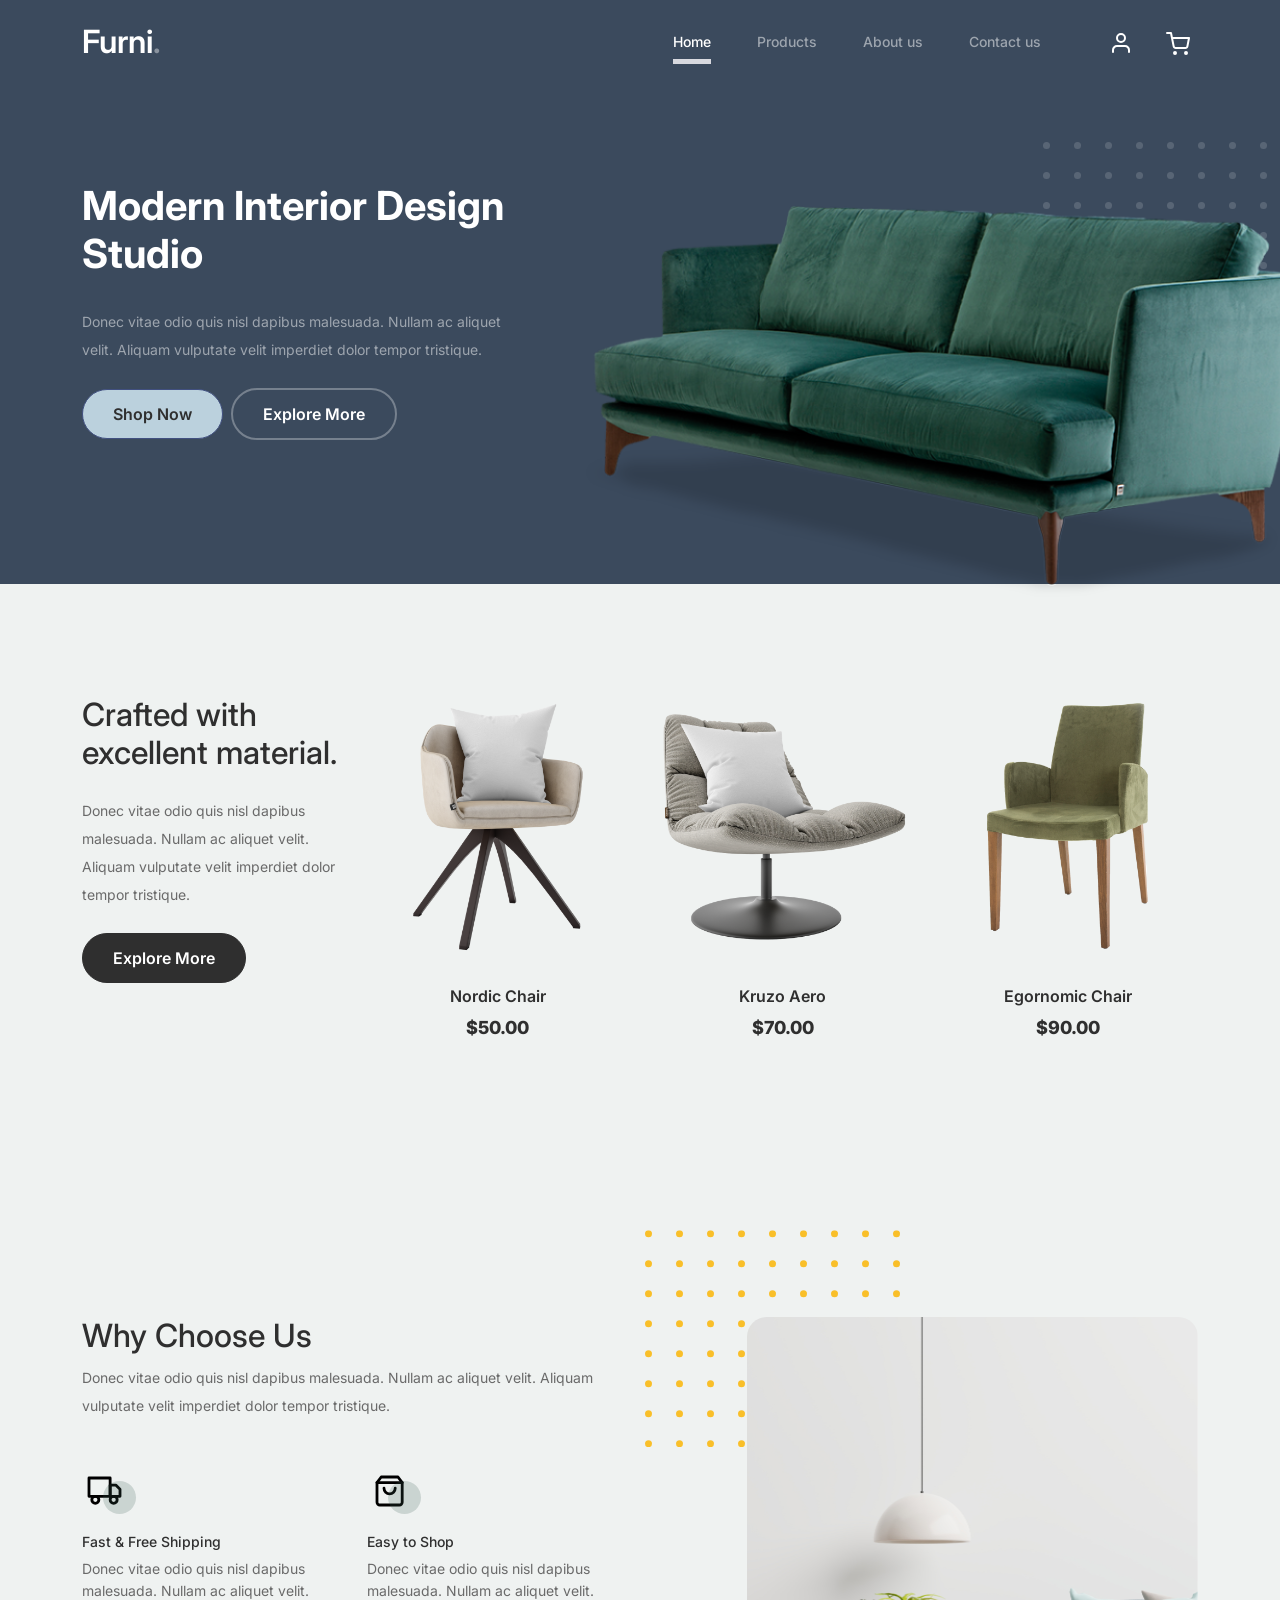
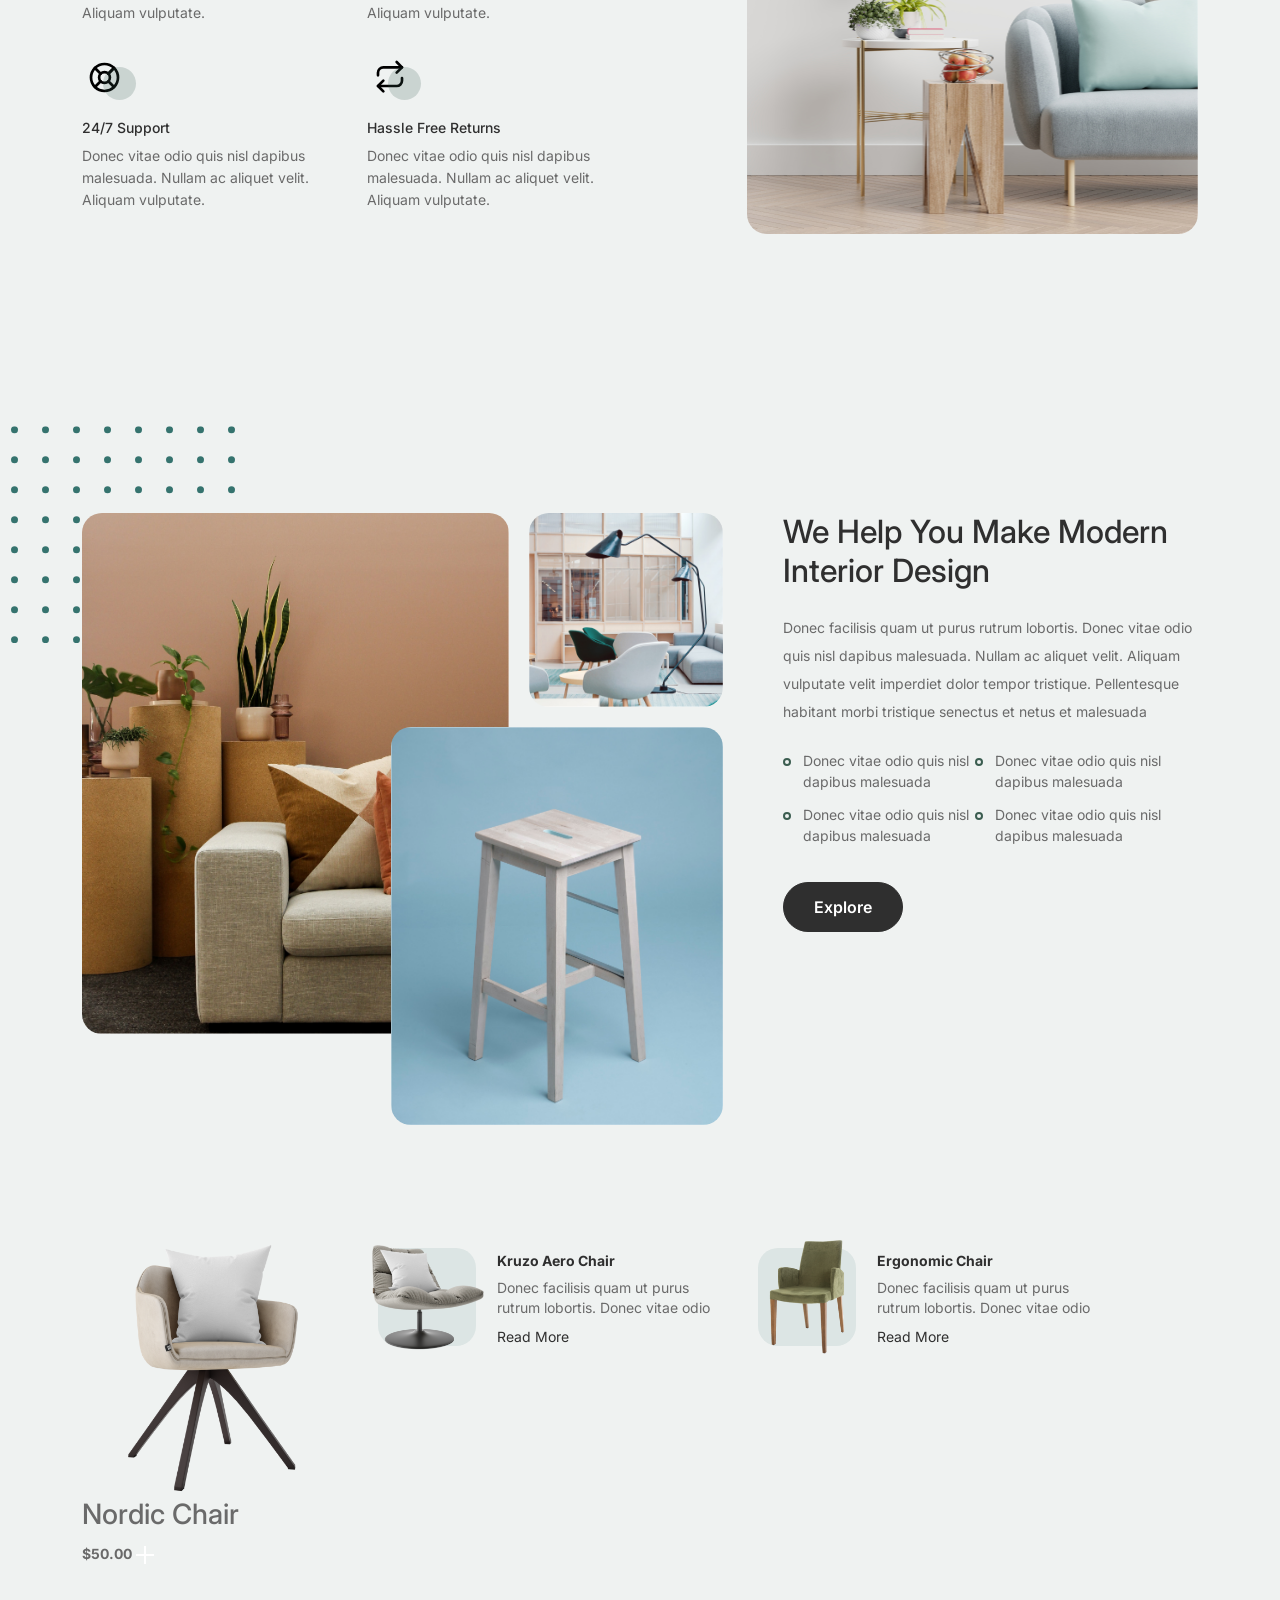
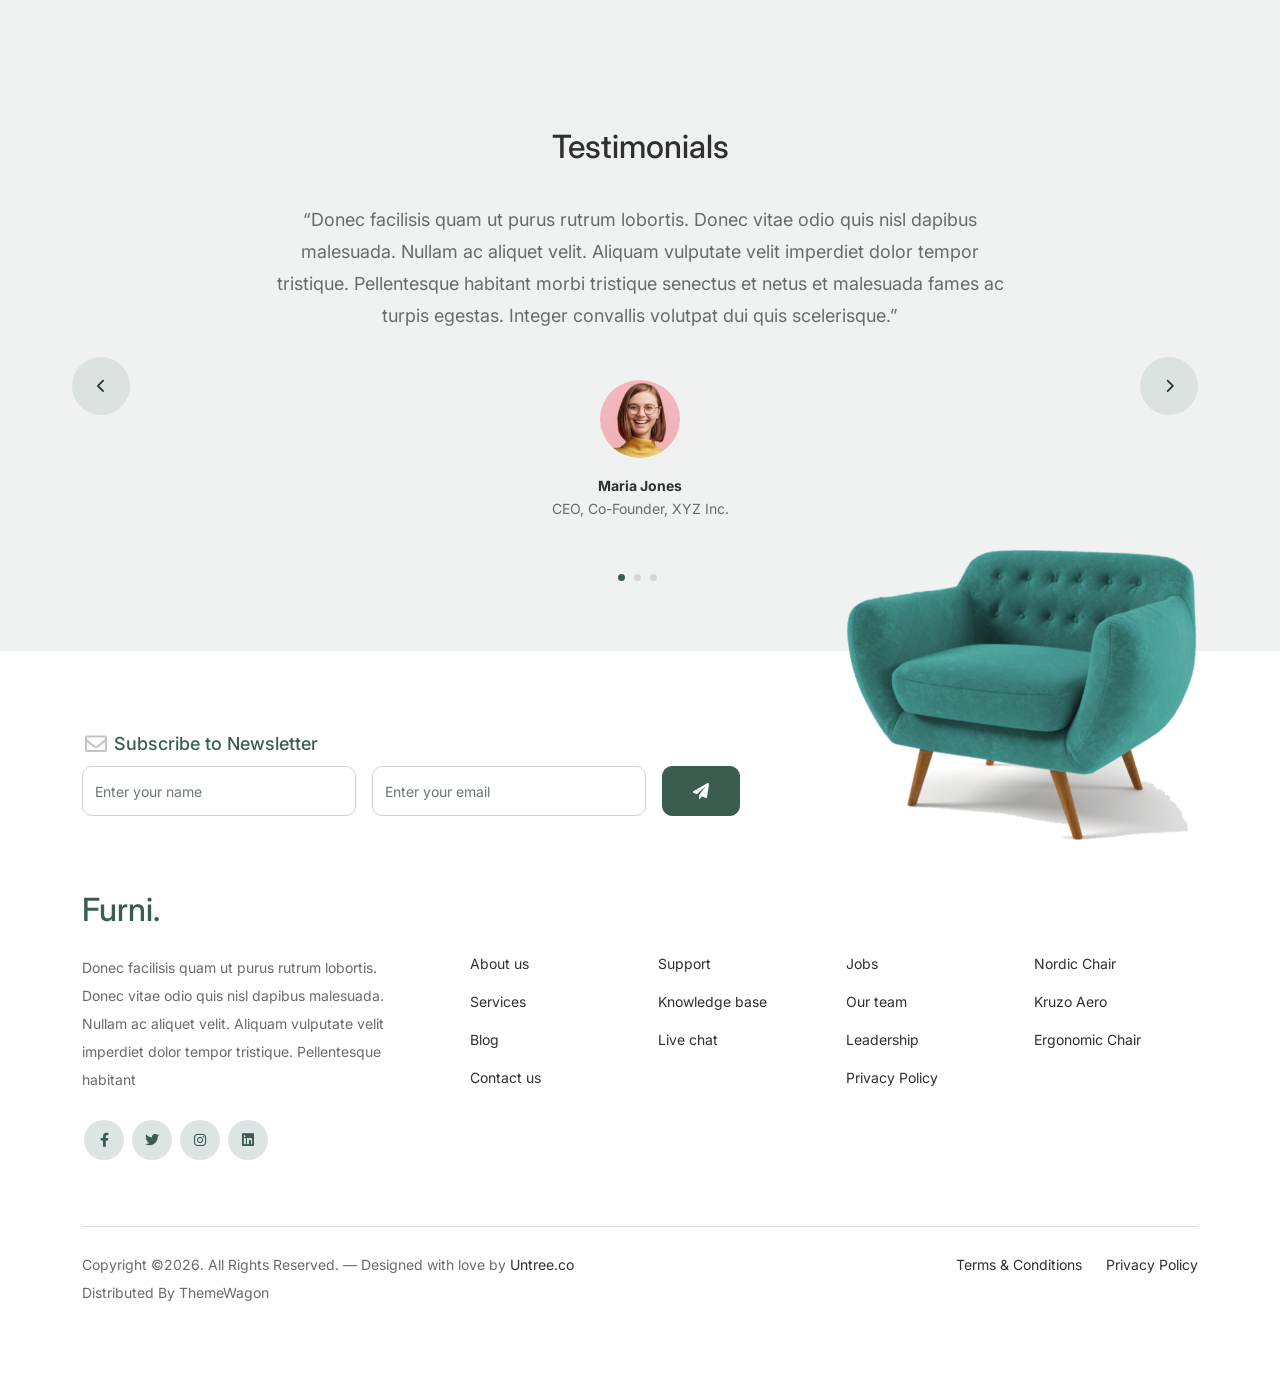
<file: index.html>
<!doctype html>
<html lang="en">
<head>
  <meta charset="utf-8">
  <meta name="viewport" content="width=device-width, initial-scale=1, shrink-to-fit=no">
  <meta name="author" content="Untree.co">
  <link rel="shortcut icon" href="favicon.png">

  <meta name="description" content="" />
  <meta name="keywords" content="bootstrap, bootstrap4" />

		<!-- Bootstrap CSS -->
		<link href="css/bootstrap.min.css" rel="stylesheet">
		<link href="https://cdnjs.cloudflare.com/ajax/libs/font-awesome/6.0.0-beta3/css/all.min.css" rel="stylesheet">
		<link href="css/tiny-slider.css" rel="stylesheet">
		<link href="css/style.css" rel="stylesheet">
		<title>Furni</title>
	</head>

	<body>

		<!-- Start Header/Navigation -->
		<nav class="custom-navbar navbar navbar navbar-expand-md navbar-dark bg-dark" arial-label="Furni navigation bar">

			<div class="container">
				<a class="navbar-brand" href="index.html">Furni<span>.</span></a>

				<button class="navbar-toggler" type="button" data-bs-toggle="collapse" data-bs-target="#navbarsFurni" aria-controls="navbarsFurni" aria-expanded="false" aria-label="Toggle navigation">
					<span class="navbar-toggler-icon"></span>
				</button>

				<div class="collapse navbar-collapse" id="navbarsFurni">
					<ul class="custom-navbar-nav navbar-nav ms-auto mb-2 mb-md-0">
						<li class="nav-item active">
							<a class="nav-link" href="index.html">Home</a>
						</li>
						<li><a class="nav-link" href="shop.html">Products</a></li>
						<li><a class="nav-link" href="about.html">About us</a></li>
						<li><a class="nav-link" href="contact.html">Contact us</a></li>
					</ul>

					<ul class="custom-navbar-cta navbar-nav mb-2 mb-md-0 ms-5">
						<li><a class="nav-link dropdown" href="#"><img src="images/user.svg"></a>
							<!-- <ul class="" aria-labelledby="userDropdown">
								<li><a class="dropdown-item" href="login.html">Login</a></li>
								<li><a class="dropdown-item" href="signup.html">Register</a></li>
							  </ul> -->
						</li>
						<li><a class="nav-link" href="cart.html"><img src="images/cart.svg"></a></li>
					</ul>
				</div>
			</div>
				
		</nav>
		<!-- End Header/Navigation -->

		<!-- Start Hero Section -->
			<div class="hero">
				<div class="container">
					<div class="row justify-content-between">
						<div class="col-lg-5">
							<div class="intro-excerpt">
								<h1>Modern Interior <span clsas="d-block">Design Studio</span></h1>
								<p class="mb-4">Donec vitae odio quis nisl dapibus malesuada. Nullam ac aliquet velit. Aliquam vulputate velit imperdiet dolor tempor tristique.</p>
								<p><a href="" class="btn btn-secondary me-2">Shop Now</a><a href="#" class="btn btn-white-outline">Explore More</a></p>
							</div>
						</div>
						<div class="col-lg-7">
							<div class="hero-img-wrap">
								<img src="images/couch.png" class="img-fluid">
							</div>
						</div>
					</div>
				</div>
			</div>
		<!-- End Hero Section -->

		<!-- Start Product Section -->
		<div class="product-section">
			<div class="container">
				<div class="row">

					<!-- Start Column 1 -->
					<div class="col-md-12 col-lg-3 mb-5 mb-lg-0">
						<h2 class="mb-4 section-title">Crafted with excellent material.</h2>
						<p class="mb-4">Donec vitae odio quis nisl dapibus malesuada. Nullam ac aliquet velit. Aliquam vulputate velit imperdiet dolor tempor tristique. </p>
						<p><a href="shop.html" class="btn">Explore More</a></p>
					</div> 
					<!-- End Column 1 -->

					<!-- Start Column 2 -->
					<div class="col-12 col-md-4 col-lg-3 mb-5 mb-md-0">
						<div class="product-item">
							<img src="images/product-1.png" class="img-fluid product-thumbnail">
							<h3 class="product-title">Nordic Chair</h3>
							<strong class="product-price">$50.00</strong>
						  
							<span 
							  class="icon-cross add-to-cart" 
							  data-product='{"name":"Nordic Chair", "price":50, "image":"images/product-1.png"}'
							  style="cursor:pointer;"
							>
							  <img src="images/cross.svg" class="img-fluid">
							</span>
						  </div>						  
					</div> 
					<!-- End Column 2 -->

					<!-- Start Column 3 -->
					<div class="col-12 col-md-4 col-lg-3 mb-5 mb-md-0">
						<div class="product-item">
							<img src="images/product-2.png" class="img-fluid product-thumbnail">
							<h3 class="product-title">Kruzo Aero</h3>
							<strong class="product-price">$70.00</strong>
						  
							<span 
							  class="icon-cross add-to-cart" 
							  data-product='{"name":"Kruzo Aero", "price":70, "image":"images/product-2.png"}'
							  style="cursor:pointer;"
							>
							  <img src="images/cross.svg" class="img-fluid">
							</span>
						  </div>	
					</div>
					<!-- End Column 3 -->

					<!-- Start Column 4 -->
					<div class="col-12 col-md-4 col-lg-3 mb-5 mb-md-0">
						<div class="product-item">
							<img src="images/product-3.png" class="img-fluid product-thumbnail">
							<h3 class="product-title">Egornomic Chair</h3>
							<strong class="product-price">$90.00</strong>
						  
							<span 
							  class="icon-cross add-to-cart" 
							  data-product='{"name":"Egornomic Chair", "price":90, "image":"images/product-3.png"}'
							  style="cursor:pointer;"
							>
							  <img src="images/cross.svg" class="img-fluid">
							</span>
						  </div>	
					</div>
					<!-- End Column 4 -->

				</div>
			</div>
		</div>
		<!-- End Product Section -->

		<!-- Start Why Choose Us Section -->
		<div class="why-choose-section">
			<div class="container">
				<div class="row justify-content-between">
					<div class="col-lg-6">
						<h2 class="section-title">Why Choose Us</h2>
						<p>Donec vitae odio quis nisl dapibus malesuada. Nullam ac aliquet velit. Aliquam vulputate velit imperdiet dolor tempor tristique.</p>

						<div class="row my-5">
							<div class="col-6 col-md-6">
								<div class="feature">
									<div class="icon">
										<img src="images/truck.svg" alt="Image" class="imf-fluid">
									</div>
									<h3>Fast &amp; Free Shipping</h3>
									<p>Donec vitae odio quis nisl dapibus malesuada. Nullam ac aliquet velit. Aliquam vulputate.</p>
								</div>
							</div>

							<div class="col-6 col-md-6">
								<div class="feature">
									<div class="icon">
										<img src="images/bag.svg" alt="Image" class="imf-fluid">
									</div>
									<h3>Easy to Shop</h3>
									<p>Donec vitae odio quis nisl dapibus malesuada. Nullam ac aliquet velit. Aliquam vulputate.</p>
								</div>
							</div>

							<div class="col-6 col-md-6">
								<div class="feature">
									<div class="icon">
										<img src="images/support.svg" alt="Image" class="imf-fluid">
									</div>
									<h3>24/7 Support</h3>
									<p>Donec vitae odio quis nisl dapibus malesuada. Nullam ac aliquet velit. Aliquam vulputate.</p>
								</div>
							</div>

							<div class="col-6 col-md-6">
								<div class="feature">
									<div class="icon">
										<img src="images/return.svg" alt="Image" class="imf-fluid">
									</div>
									<h3>Hassle Free Returns</h3>
									<p>Donec vitae odio quis nisl dapibus malesuada. Nullam ac aliquet velit. Aliquam vulputate.</p>
								</div>
							</div>

						</div>
					</div>

					<div class="col-lg-5">
						<div class="img-wrap">
							<img src="images/why-choose-us-img.jpg" alt="Image" class="img-fluid">
						</div>
					</div>

				</div>
			</div>
		</div>
		<!-- End Why Choose Us Section -->

		<!-- Start We Help Section -->
		<div class="we-help-section">
			<div class="container">
				<div class="row justify-content-between">
					<div class="col-lg-7 mb-5 mb-lg-0">
						<div class="imgs-grid">
							<div class="grid grid-1"><img src="images/img-grid-1.jpg" alt="Untree.co"></div>
							<div class="grid grid-2"><img src="images/img-grid-2.jpg" alt="Untree.co"></div>
							<div class="grid grid-3"><img src="images/img-grid-3.jpg" alt="Untree.co"></div>
						</div>
					</div>
					<div class="col-lg-5 ps-lg-5">
						<h2 class="section-title mb-4">We Help You Make Modern Interior Design</h2>
						<p>Donec facilisis quam ut purus rutrum lobortis. Donec vitae odio quis nisl dapibus malesuada. Nullam ac aliquet velit. Aliquam vulputate velit imperdiet dolor tempor tristique. Pellentesque habitant morbi tristique senectus et netus et malesuada</p>

						<ul class="list-unstyled custom-list my-4">
							<li>Donec vitae odio quis nisl dapibus malesuada</li>
							<li>Donec vitae odio quis nisl dapibus malesuada</li>
							<li>Donec vitae odio quis nisl dapibus malesuada</li>
							<li>Donec vitae odio quis nisl dapibus malesuada</li>
						</ul>
						<p><a herf="#" class="btn">Explore</a></p>
					</div>
				</div>
			</div>
		</div>
		<!-- End We Help Section -->

		<!-- Start Popular Product -->
		<div class="popular-product">
			<div class="container">
				<div class="row">

					<div class="col-12 col-md-4 col-lg-3 mb-5 mb-md-0">
						<div class="product-item">
						  <img src="images/product-1.png" class="img-fluid product-thumbnail">
						  <h3 class="product-title">Nordic Chair</h3>
						  <strong class="product-price">$50.00</strong>
					  
						  <span class="icon-cross add-to-cart" data-product='{"name":"Nordic Chair","price":50,"image":"images/product-1.png"}'>
							<img src="images/cross.svg" class="img-fluid">
						  </span>
						</div>
					  </div>
					  

					<div class="col-12 col-md-6 col-lg-4 mb-4 mb-lg-0">
						<div class="product-item-sm d-flex">
							<div class="thumbnail">
								<img src="images/product-2.png" alt="Image" class="img-fluid">
							</div>
							<div class="pt-3">
								<h3>Kruzo Aero Chair</h3>
								<p>Donec facilisis quam ut purus rutrum lobortis. Donec vitae odio </p>
								<p><a href="#">Read More</a></p>
							</div>
						</div>
					</div>

					<div class="col-12 col-md-6 col-lg-4 mb-4 mb-lg-0">
						<div class="product-item-sm d-flex">
							<div class="thumbnail">
								<img src="images/product-3.png" alt="Image" class="img-fluid">
							</div>
							<div class="pt-3">
								<h3>Ergonomic Chair</h3>
								<p>Donec facilisis quam ut purus rutrum lobortis. Donec vitae odio </p>
								<p><a href="#">Read More</a></p>
							</div>
						</div>
					</div>

				</div>
			</div>
		</div>
		<!-- End Popular Product -->

		<!-- Start Testimonial Slider -->
		<div class="testimonial-section">
			<div class="container">
				<div class="row">
					<div class="col-lg-7 mx-auto text-center">
						<h2 class="section-title">Testimonials</h2>
					</div>
				</div>

				<div class="row justify-content-center">
					<div class="col-lg-12">
						<div class="testimonial-slider-wrap text-center">

							<div id="testimonial-nav">
								<span class="prev" data-controls="prev"><span class="fa fa-chevron-left"></span></span>
								<span class="next" data-controls="next"><span class="fa fa-chevron-right"></span></span>
							</div>

							<div class="testimonial-slider">
								
								<div class="item">
									<div class="row justify-content-center">
										<div class="col-lg-8 mx-auto">

											<div class="testimonial-block text-center">
												<blockquote class="mb-5">
													<p>&ldquo;Donec facilisis quam ut purus rutrum lobortis. Donec vitae odio quis nisl dapibus malesuada. Nullam ac aliquet velit. Aliquam vulputate velit imperdiet dolor tempor tristique. Pellentesque habitant morbi tristique senectus et netus et malesuada fames ac turpis egestas. Integer convallis volutpat dui quis scelerisque.&rdquo;</p>
												</blockquote>

												<div class="author-info">
													<div class="author-pic">
														<img src="images/person-1.png" alt="Maria Jones" class="img-fluid">
													</div>
													<h3 class="font-weight-bold">Maria Jones</h3>
													<span class="position d-block mb-3">CEO, Co-Founder, XYZ Inc.</span>
												</div>
											</div>

										</div>
									</div>
								</div> 
								<!-- END item -->

								<div class="item">
									<div class="row justify-content-center">
										<div class="col-lg-8 mx-auto">

											<div class="testimonial-block text-center">
												<blockquote class="mb-5">
													<p>&ldquo;Donec facilisis quam ut purus rutrum lobortis. Donec vitae odio quis nisl dapibus malesuada. Nullam ac aliquet velit. Aliquam vulputate velit imperdiet dolor tempor tristique. Pellentesque habitant morbi tristique senectus et netus et malesuada fames ac turpis egestas. Integer convallis volutpat dui quis scelerisque.&rdquo;</p>
												</blockquote>

												<div class="author-info">
													<div class="author-pic">
														<img src="images/person-1.png" alt="Maria Jones" class="img-fluid">
													</div>
													<h3 class="font-weight-bold">Maria Jones</h3>
													<span class="position d-block mb-3">CEO, Co-Founder, XYZ Inc.</span>
												</div>
											</div>

										</div>
									</div>
								</div> 
								<!-- END item -->

								<div class="item">
									<div class="row justify-content-center">
										<div class="col-lg-8 mx-auto">

											<div class="testimonial-block text-center">
												<blockquote class="mb-5">
													<p>&ldquo;Donec facilisis quam ut purus rutrum lobortis. Donec vitae odio quis nisl dapibus malesuada. Nullam ac aliquet velit. Aliquam vulputate velit imperdiet dolor tempor tristique. Pellentesque habitant morbi tristique senectus et netus et malesuada fames ac turpis egestas. Integer convallis volutpat dui quis scelerisque.&rdquo;</p>
												</blockquote>

												<div class="author-info">
													<div class="author-pic">
														<img src="images/person-1.png" alt="Maria Jones" class="img-fluid">
													</div>
													<h3 class="font-weight-bold">Maria Jones</h3>
													<span class="position d-block mb-3">CEO, Co-Founder, XYZ Inc.</span>
												</div>
											</div>

										</div>
									</div>
								</div> 
								<!-- END item -->

							</div>

						</div>
					</div>
				</div>
			</div>
		</div>
		<!-- End Testimonial Slider -->

		
		<!-- Start Footer Section -->
		<footer class="footer-section">
			<div class="container relative">

				<div class="sofa-img">
					<img src="images/sofa.png" alt="Image" class="img-fluid">
				</div>

				<div class="row">
					<div class="col-lg-8">
						<div class="subscription-form">
							<h3 class="d-flex align-items-center"><span class="me-1"><img src="images/envelope-outline.svg" alt="Image" class="img-fluid"></span><span>Subscribe to Newsletter</span></h3>

							<form action="#" class="row g-3">
								<div class="col-auto">
									<input type="text" class="form-control" placeholder="Enter your name">
								</div>
								<div class="col-auto">
									<input type="email" class="form-control" placeholder="Enter your email">
								</div>
								<div class="col-auto">
									<button class="btn btn-primary">
										<span class="fa fa-paper-plane"></span>
									</button>
								</div>
							</form>

						</div>
					</div>
				</div>

				<div class="row g-5 mb-5">
					<div class="col-lg-4">
						<div class="mb-4 footer-logo-wrap"><a href="#" class="footer-logo">Furni<span>.</span></a></div>
						<p class="mb-4">Donec facilisis quam ut purus rutrum lobortis. Donec vitae odio quis nisl dapibus malesuada. Nullam ac aliquet velit. Aliquam vulputate velit imperdiet dolor tempor tristique. Pellentesque habitant</p>

						<ul class="list-unstyled custom-social">
							<li><a href="#"><span class="fa fa-brands fa-facebook-f"></span></a></li>
							<li><a href="#"><span class="fa fa-brands fa-twitter"></span></a></li>
							<li><a href="#"><span class="fa fa-brands fa-instagram"></span></a></li>
							<li><a href="#"><span class="fa fa-brands fa-linkedin"></span></a></li>
						</ul>
					</div>

					<div class="col-lg-8">
						<div class="row links-wrap">
							<div class="col-6 col-sm-6 col-md-3">
								<ul class="list-unstyled">
									<li><a href="#">About us</a></li>
									<li><a href="#">Services</a></li>
									<li><a href="#">Blog</a></li>
									<li><a href="#">Contact us</a></li>
								</ul>
							</div>

							<div class="col-6 col-sm-6 col-md-3">
								<ul class="list-unstyled">
									<li><a href="#">Support</a></li>
									<li><a href="#">Knowledge base</a></li>
									<li><a href="#">Live chat</a></li>
								</ul>
							</div>

							<div class="col-6 col-sm-6 col-md-3">
								<ul class="list-unstyled">
									<li><a href="#">Jobs</a></li>
									<li><a href="#">Our team</a></li>
									<li><a href="#">Leadership</a></li>
									<li><a href="#">Privacy Policy</a></li>
								</ul>
							</div>

							<div class="col-6 col-sm-6 col-md-3">
								<ul class="list-unstyled">
									<li><a href="#">Nordic Chair</a></li>
									<li><a href="#">Kruzo Aero</a></li>
									<li><a href="#">Ergonomic Chair</a></li>
								</ul>
							</div>
						</div>
					</div>

				</div>

				<div class="border-top copyright">
					<div class="row pt-4">
						<div class="col-lg-6">
							<p class="mb-2 text-center text-lg-start">Copyright &copy;<script>document.write(new Date().getFullYear());</script>. All Rights Reserved. &mdash; Designed with love by <a href="https://untree.co">Untree.co</a> Distributed By <a hreff="https://themewagon.com">ThemeWagon</a>  <!-- License information: https://untree.co/license/ -->
            </p>
						</div>

						<div class="col-lg-6 text-center text-lg-end">
							<ul class="list-unstyled d-inline-flex ms-auto">
								<li class="me-4"><a href="#">Terms &amp; Conditions</a></li>
								<li><a href="#">Privacy Policy</a></li>
							</ul>
						</div>

					</div>
				</div>

			</div>
		</footer>
		<!-- End Footer Section -->	

				  
		<script src="js/bootstrap.bundle.min.js"></script>
		<script src="js/tiny-slider.js"></script>
		<script src="js/custom.js"></script>
	</body>

</html>
</file>
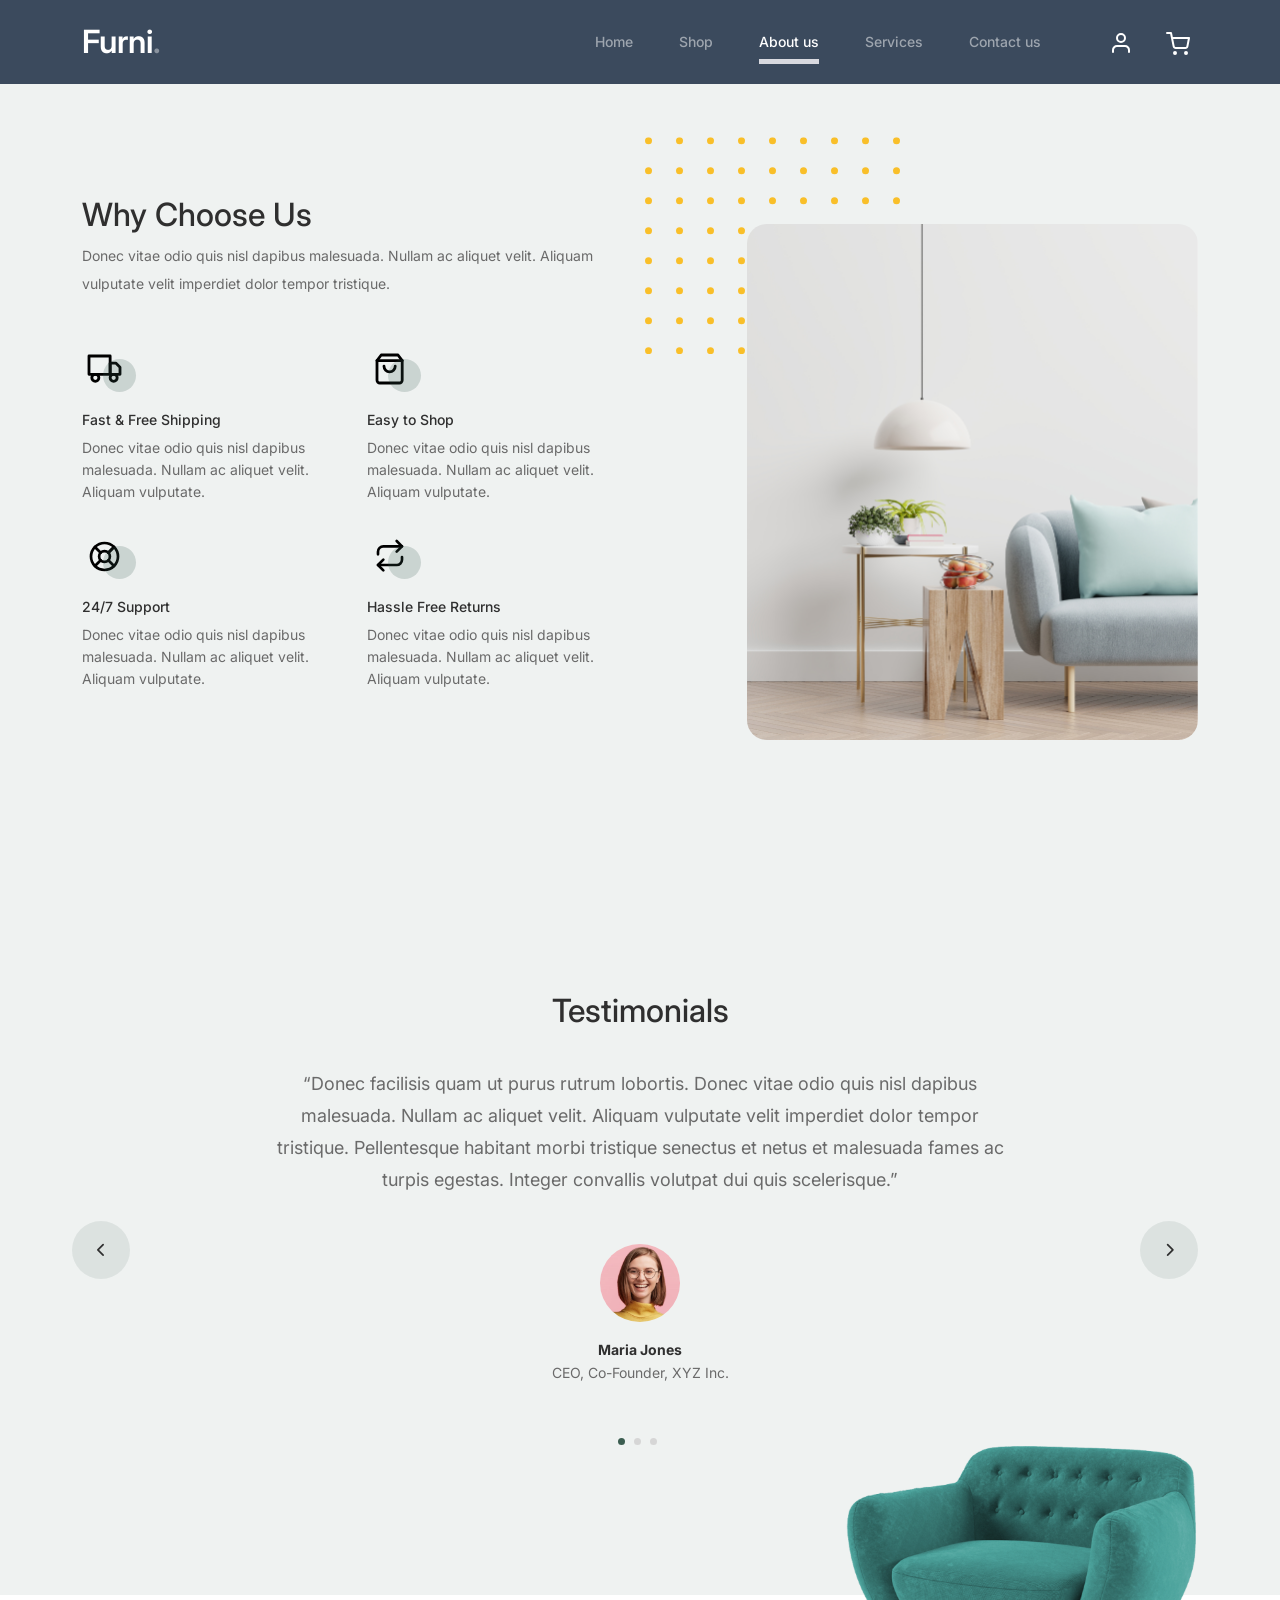
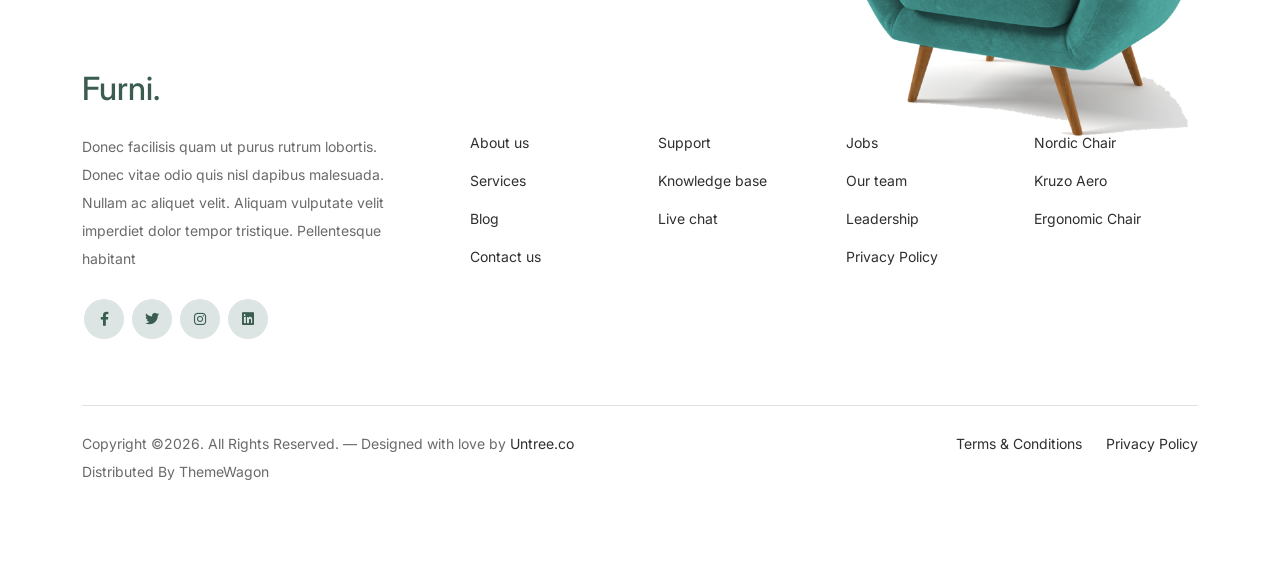
<file: about.html>
<!doctype html>
<html lang="en">
<head>
  <meta charset="utf-8">
  <meta name="viewport" content="width=device-width, initial-scale=1, shrink-to-fit=no">
  <meta name="author" content="Untree.co">
  <link rel="shortcut icon" href="favicon.png">

  <meta name="description" content="" />
  <meta name="keywords" content="bootstrap, bootstrap4" />

		<!-- Bootstrap CSS -->
		<link href="css/bootstrap.min.css" rel="stylesheet">
		<link href="https://cdnjs.cloudflare.com/ajax/libs/font-awesome/6.0.0-beta3/css/all.min.css" rel="stylesheet">
		<link href="css/tiny-slider.css" rel="stylesheet">
		<link href="css/style.css" rel="stylesheet">
		<title>Furni</title>
	</head>

	<body>

		<!-- Start Header/Navigation -->
		<nav class="custom-navbar navbar navbar navbar-expand-md navbar-dark bg-dark" arial-label="Furni navigation bar">

			<div class="container">
				<a class="navbar-brand" href="index.html">Furni<span>.</span></a>

				<button class="navbar-toggler" type="button" data-bs-toggle="collapse" data-bs-target="#navbarsFurni" aria-controls="navbarsFurni" aria-expanded="false" aria-label="Toggle navigation">
					<span class="navbar-toggler-icon"></span>
				</button>

				<div class="collapse navbar-collapse" id="navbarsFurni">
					<ul class="custom-navbar-nav navbar-nav ms-auto mb-2 mb-md-0">
						<li class="nav-item ">
							<a class="nav-link" href="index.html">Home</a>
						</li>
						<li><a class="nav-link" href="shop.html">Shop</a></li>
						<li class="active"><a class="nav-link" href="about.html">About us</a></li>
						<li><a class="nav-link" href="services.html">Services</a></li>
						<li><a class="nav-link" href="contact.html">Contact us</a></li>
					</ul>

					<ul class="custom-navbar-cta navbar-nav mb-2 mb-md-0 ms-5">
						<li><a class="nav-link" href="#"><img src="images/user.svg"></a></li>
						<li><a class="nav-link" href="cart.html"><img src="images/cart.svg"></a></li>
					</ul>
				</div>
			</div>
				
		</nav>
		<!-- End Header/Navigation -->

		

		<!-- Start Why Choose Us Section -->
		<div class="why-choose-section">
			<div class="container">
				<div class="row justify-content-between align-items-center">
					<div class="col-lg-6">
						<h2 class="section-title">Why Choose Us</h2>
						<p>Donec vitae odio quis nisl dapibus malesuada. Nullam ac aliquet velit. Aliquam vulputate velit imperdiet dolor tempor tristique.</p>

						<div class="row my-5">
							<div class="col-6 col-md-6">
								<div class="feature">
									<div class="icon">
										<img src="images/truck.svg" alt="Image" class="imf-fluid">
									</div>
									<h3>Fast &amp; Free Shipping</h3>
									<p>Donec vitae odio quis nisl dapibus malesuada. Nullam ac aliquet velit. Aliquam vulputate.</p>
								</div>
							</div>

							<div class="col-6 col-md-6">
								<div class="feature">
									<div class="icon">
										<img src="images/bag.svg" alt="Image" class="imf-fluid">
									</div>
									<h3>Easy to Shop</h3>
									<p>Donec vitae odio quis nisl dapibus malesuada. Nullam ac aliquet velit. Aliquam vulputate.</p>
								</div>
							</div>

							<div class="col-6 col-md-6">
								<div class="feature">
									<div class="icon">
										<img src="images/support.svg" alt="Image" class="imf-fluid">
									</div>
									<h3>24/7 Support</h3>
									<p>Donec vitae odio quis nisl dapibus malesuada. Nullam ac aliquet velit. Aliquam vulputate.</p>
								</div>
							</div>

							<div class="col-6 col-md-6">
								<div class="feature">
									<div class="icon">
										<img src="images/return.svg" alt="Image" class="imf-fluid">
									</div>
									<h3>Hassle Free Returns</h3>
									<p>Donec vitae odio quis nisl dapibus malesuada. Nullam ac aliquet velit. Aliquam vulputate.</p>
								</div>
							</div>

						</div>
					</div>

					<div class="col-lg-5">
						<div class="img-wrap">
							<img src="images/why-choose-us-img.jpg" alt="Image" class="img-fluid">
						</div>
					</div>

				</div>
			</div>
		</div>
		<!-- End Why Choose Us Section -->
				
		

		<!-- Start Testimonial Slider -->
		<div class="testimonial-section before-footer-section">
			<div class="container">
				<div class="row">
					<div class="col-lg-7 mx-auto text-center">
						<h2 class="section-title">Testimonials</h2>
					</div>
				</div>

				<div class="row justify-content-center">
					<div class="col-lg-12">
						<div class="testimonial-slider-wrap text-center">

							<div id="testimonial-nav">
								<span class="prev" data-controls="prev"><span class="fa fa-chevron-left"></span></span>
								<span class="next" data-controls="next"><span class="fa fa-chevron-right"></span></span>
							</div>

							<div class="testimonial-slider">
								
								<div class="item">
									<div class="row justify-content-center">
										<div class="col-lg-8 mx-auto">

											<div class="testimonial-block text-center">
												<blockquote class="mb-5">
													<p>&ldquo;Donec facilisis quam ut purus rutrum lobortis. Donec vitae odio quis nisl dapibus malesuada. Nullam ac aliquet velit. Aliquam vulputate velit imperdiet dolor tempor tristique. Pellentesque habitant morbi tristique senectus et netus et malesuada fames ac turpis egestas. Integer convallis volutpat dui quis scelerisque.&rdquo;</p>
												</blockquote>

												<div class="author-info">
													<div class="author-pic">
														<img src="images/person-1.png" alt="Maria Jones" class="img-fluid">
													</div>
													<h3 class="font-weight-bold">Maria Jones</h3>
													<span class="position d-block mb-3">CEO, Co-Founder, XYZ Inc.</span>
												</div>
											</div>

										</div>
									</div>
								</div> 
								<!-- END item -->

								<div class="item">
									<div class="row justify-content-center">
										<div class="col-lg-8 mx-auto">

											<div class="testimonial-block text-center">
												<blockquote class="mb-5">
													<p>&ldquo;Donec facilisis quam ut purus rutrum lobortis. Donec vitae odio quis nisl dapibus malesuada. Nullam ac aliquet velit. Aliquam vulputate velit imperdiet dolor tempor tristique. Pellentesque habitant morbi tristique senectus et netus et malesuada fames ac turpis egestas. Integer convallis volutpat dui quis scelerisque.&rdquo;</p>
												</blockquote>

												<div class="author-info">
													<div class="author-pic">
														<img src="images/person-1.png" alt="Maria Jones" class="img-fluid">
													</div>
													<h3 class="font-weight-bold">Maria Jones</h3>
													<span class="position d-block mb-3">CEO, Co-Founder, XYZ Inc.</span>
												</div>
											</div>

										</div>
									</div>
								</div> 
								<!-- END item -->

								<div class="item">
									<div class="row justify-content-center">
										<div class="col-lg-8 mx-auto">

											<div class="testimonial-block text-center">
												<blockquote class="mb-5">
													<p>&ldquo;Donec facilisis quam ut purus rutrum lobortis. Donec vitae odio quis nisl dapibus malesuada. Nullam ac aliquet velit. Aliquam vulputate velit imperdiet dolor tempor tristique. Pellentesque habitant morbi tristique senectus et netus et malesuada fames ac turpis egestas. Integer convallis volutpat dui quis scelerisque.&rdquo;</p>
												</blockquote>

												<div class="author-info">
													<div class="author-pic">
														<img src="images/person-1.png" alt="Maria Jones" class="img-fluid">
													</div>
													<h3 class="font-weight-bold">Maria Jones</h3>
													<span class="position d-block mb-3">CEO, Co-Founder, XYZ Inc.</span>
												</div>
											</div>

										</div>
									</div>
								</div> 
								<!-- END item -->

							</div>

						</div>
					</div>
				</div>
			</div>
		</div>
		<!-- End Testimonial Slider -->

		

		<!-- Start Footer Section -->
		<footer class="footer-section">
			<div class="container relative">

				<div class="sofa-img">
					<img src="images/sofa.png" alt="Image" class="img-fluid">
				</div>


				<div class="row g-5 mb-5">
					<div class="col-lg-4">
						<div class="mb-4 footer-logo-wrap"><a href="#" class="footer-logo">Furni<span>.</span></a></div>
						<p class="mb-4">Donec facilisis quam ut purus rutrum lobortis. Donec vitae odio quis nisl dapibus malesuada. Nullam ac aliquet velit. Aliquam vulputate velit imperdiet dolor tempor tristique. Pellentesque habitant</p>

						<ul class="list-unstyled custom-social">
							<li><a href="#"><span class="fa fa-brands fa-facebook-f"></span></a></li>
							<li><a href="#"><span class="fa fa-brands fa-twitter"></span></a></li>
							<li><a href="#"><span class="fa fa-brands fa-instagram"></span></a></li>
							<li><a href="#"><span class="fa fa-brands fa-linkedin"></span></a></li>
						</ul>
					</div>

					<div class="col-lg-8">
						<div class="row links-wrap">
							<div class="col-6 col-sm-6 col-md-3">
								<ul class="list-unstyled">
									<li><a href="#">About us</a></li>
									<li><a href="#">Services</a></li>
									<li><a href="#">Blog</a></li>
									<li><a href="#">Contact us</a></li>
								</ul>
							</div>

							<div class="col-6 col-sm-6 col-md-3">
								<ul class="list-unstyled">
									<li><a href="#">Support</a></li>
									<li><a href="#">Knowledge base</a></li>
									<li><a href="#">Live chat</a></li>
								</ul>
							</div>

							<div class="col-6 col-sm-6 col-md-3">
								<ul class="list-unstyled">
									<li><a href="#">Jobs</a></li>
									<li><a href="#">Our team</a></li>
									<li><a href="#">Leadership</a></li>
									<li><a href="#">Privacy Policy</a></li>
								</ul>
							</div>

							<div class="col-6 col-sm-6 col-md-3">
								<ul class="list-unstyled">
									<li><a href="#">Nordic Chair</a></li>
									<li><a href="#">Kruzo Aero</a></li>
									<li><a href="#">Ergonomic Chair</a></li>
								</ul>
							</div>
						</div>
					</div>

				</div>

				<div class="border-top copyright">
					<div class="row pt-4">
						<div class="col-lg-6">
							<p class="mb-2 text-center text-lg-start">Copyright &copy;<script>document.write(new Date().getFullYear());</script>. All Rights Reserved. &mdash; Designed with love by <a href="https://untree.co">Untree.co</a> Distributed By <a hreff="https://themewagon.com">ThemeWagon</a>  <!-- License information: https://untree.co/license/ -->
            </p>
						</div>

						<div class="col-lg-6 text-center text-lg-end">
							<ul class="list-unstyled d-inline-flex ms-auto">
								<li class="me-4"><a href="#">Terms &amp; Conditions</a></li>
								<li><a href="#">Privacy Policy</a></li>
							</ul>
						</div>

					</div>
				</div>

			</div>
		</footer>
		<!-- End Footer Section -->	


		<script src="js/bootstrap.bundle.min.js"></script>
		<script src="js/tiny-slider.js"></script>
		<script src="js/custom.js"></script>
	</body>

</html>
</file>
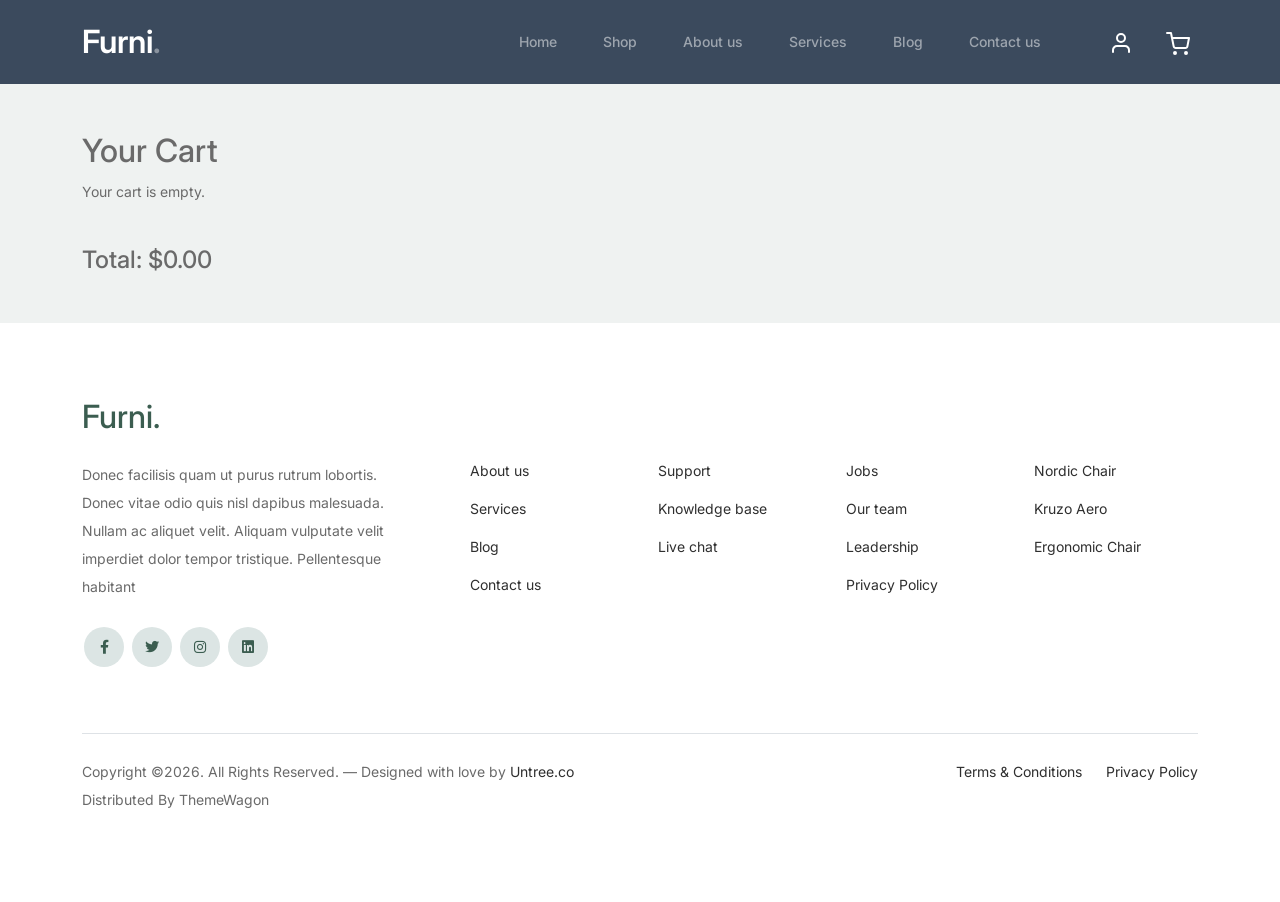
<file: cart.html>
<!doctype html>
<html lang="en">
<head>
  <meta charset="utf-8">
  <meta name="viewport" content="width=device-width, initial-scale=1, shrink-to-fit=no">
  <meta name="author" content="Untree.co">
  <link rel="shortcut icon" href="favicon.png">

  <meta name="description" content="" />
  <meta name="keywords" content="bootstrap, bootstrap4" />

		<!-- Bootstrap CSS -->
		<link href="css/bootstrap.min.css" rel="stylesheet">
		<link href="https://cdnjs.cloudflare.com/ajax/libs/font-awesome/6.0.0-beta3/css/all.min.css" rel="stylesheet">
		<link href="css/tiny-slider.css" rel="stylesheet">
		<link href="css/style.css" rel="stylesheet">
		<title>Furni Free Bootstrap 5 Template for Furniture and Interior Design Websites by Untree.co </title>
	</head>

	<body>

		<!-- Start Header/Navigation -->
		<nav class="custom-navbar navbar navbar navbar-expand-md navbar-dark bg-dark" arial-label="Furni navigation bar">

			<div class="container">
				<a class="navbar-brand" href="index.html">Furni<span>.</span></a>

				<button class="navbar-toggler" type="button" data-bs-toggle="collapse" data-bs-target="#navbarsFurni" aria-controls="navbarsFurni" aria-expanded="false" aria-label="Toggle navigation">
					<span class="navbar-toggler-icon"></span>
				</button>

				<div class="collapse navbar-collapse" id="navbarsFurni">
					<ul class="custom-navbar-nav navbar-nav ms-auto mb-2 mb-md-0">
						<li class="nav-item ">
							<a class="nav-link" href="index.html">Home</a>
						</li>
						<li><a class="nav-link" href="shop.html">Shop</a></li>
						<li><a class="nav-link" href="about.html">About us</a></li>
						<li><a class="nav-link" href="services.html">Services</a></li>
						<li><a class="nav-link" href="blog.html">Blog</a></li>
						<li><a class="nav-link" href="contact.html">Contact us</a></li>
					</ul>

					<ul class="custom-navbar-cta navbar-nav mb-2 mb-md-0 ms-5">
						<li><a class="nav-link" href="#"><img src="images/user.svg"></a></li>
						<li><a class="nav-link" href="cart.html"><img src="images/cart.svg"></a></li>
					</ul>
				</div>
			</div>
				
		</nav>
		<!-- End Header/Navigation -->

		<!-- Start Page Header -->
		
		<div class="container my-5">
			<h2>Your Cart</h2>
			<div id="cart-container" class="row"></div>
		
			<div class="mt-4">
			  <h4>Total: $<span id="cart-total">0.00</span></h4>
			  <button class="btn btn-primary" id="checkout-btn">Proceed to Checkout</button>
			</div>
		  </div>


	
		

		<!-- Start Footer Section -->
		<footer class="footer-section">
			<div class="container relative">
				

				<div class="row g-5 mb-5">
					<div class="col-lg-4">
						<div class="mb-4 footer-logo-wrap"><a href="#" class="footer-logo">Furni<span>.</span></a></div>
						<p class="mb-4">Donec facilisis quam ut purus rutrum lobortis. Donec vitae odio quis nisl dapibus malesuada. Nullam ac aliquet velit. Aliquam vulputate velit imperdiet dolor tempor tristique. Pellentesque habitant</p>

						<ul class="list-unstyled custom-social">
							<li><a href="#"><span class="fa fa-brands fa-facebook-f"></span></a></li>
							<li><a href="#"><span class="fa fa-brands fa-twitter"></span></a></li>
							<li><a href="#"><span class="fa fa-brands fa-instagram"></span></a></li>
							<li><a href="#"><span class="fa fa-brands fa-linkedin"></span></a></li>
						</ul>
					</div>

					<div class="col-lg-8">
						<div class="row links-wrap">
							<div class="col-6 col-sm-6 col-md-3">
								<ul class="list-unstyled">
									<li><a href="#">About us</a></li>
									<li><a href="#">Services</a></li>
									<li><a href="#">Blog</a></li>
									<li><a href="#">Contact us</a></li>
								</ul>
							</div>

							<div class="col-6 col-sm-6 col-md-3">
								<ul class="list-unstyled">
									<li><a href="#">Support</a></li>
									<li><a href="#">Knowledge base</a></li>
									<li><a href="#">Live chat</a></li>
								</ul>
							</div>

							<div class="col-6 col-sm-6 col-md-3">
								<ul class="list-unstyled">
									<li><a href="#">Jobs</a></li>
									<li><a href="#">Our team</a></li>
									<li><a href="#">Leadership</a></li>
									<li><a href="#">Privacy Policy</a></li>
								</ul>
							</div>

							<div class="col-6 col-sm-6 col-md-3">
								<ul class="list-unstyled">
									<li><a href="#">Nordic Chair</a></li>
									<li><a href="#">Kruzo Aero</a></li>
									<li><a href="#">Ergonomic Chair</a></li>
								</ul>
							</div>
						</div>
					</div>

				</div>

				<div class="border-top copyright">
					<div class="row pt-4">
						<div class="col-lg-6">
							<p class="mb-2 text-center text-lg-start">Copyright &copy;<script>document.write(new Date().getFullYear());</script>. All Rights Reserved. &mdash; Designed with love by <a href="https://untree.co">Untree.co</a> Distributed By <a hreff="https://themewagon.com">ThemeWagon</a>  <!-- License information: https://untree.co/license/ -->
            </p>
						</div>

						<div class="col-lg-6 text-center text-lg-end">
							<ul class="list-unstyled d-inline-flex ms-auto">
								<li class="me-4"><a href="#">Terms &amp; Conditions</a></li>
								<li><a href="#">Privacy Policy</a></li>
							</ul>
						</div>

					</div>
				</div>

			</div>
		</footer>
		<!-- End Footer Section -->	


		<script src="js/bootstrap.bundle.min.js"></script>
		<script src="js/tiny-slider.js"></script>
		<script src="js/custom.js"></script>
	</body>

</html>
</file>
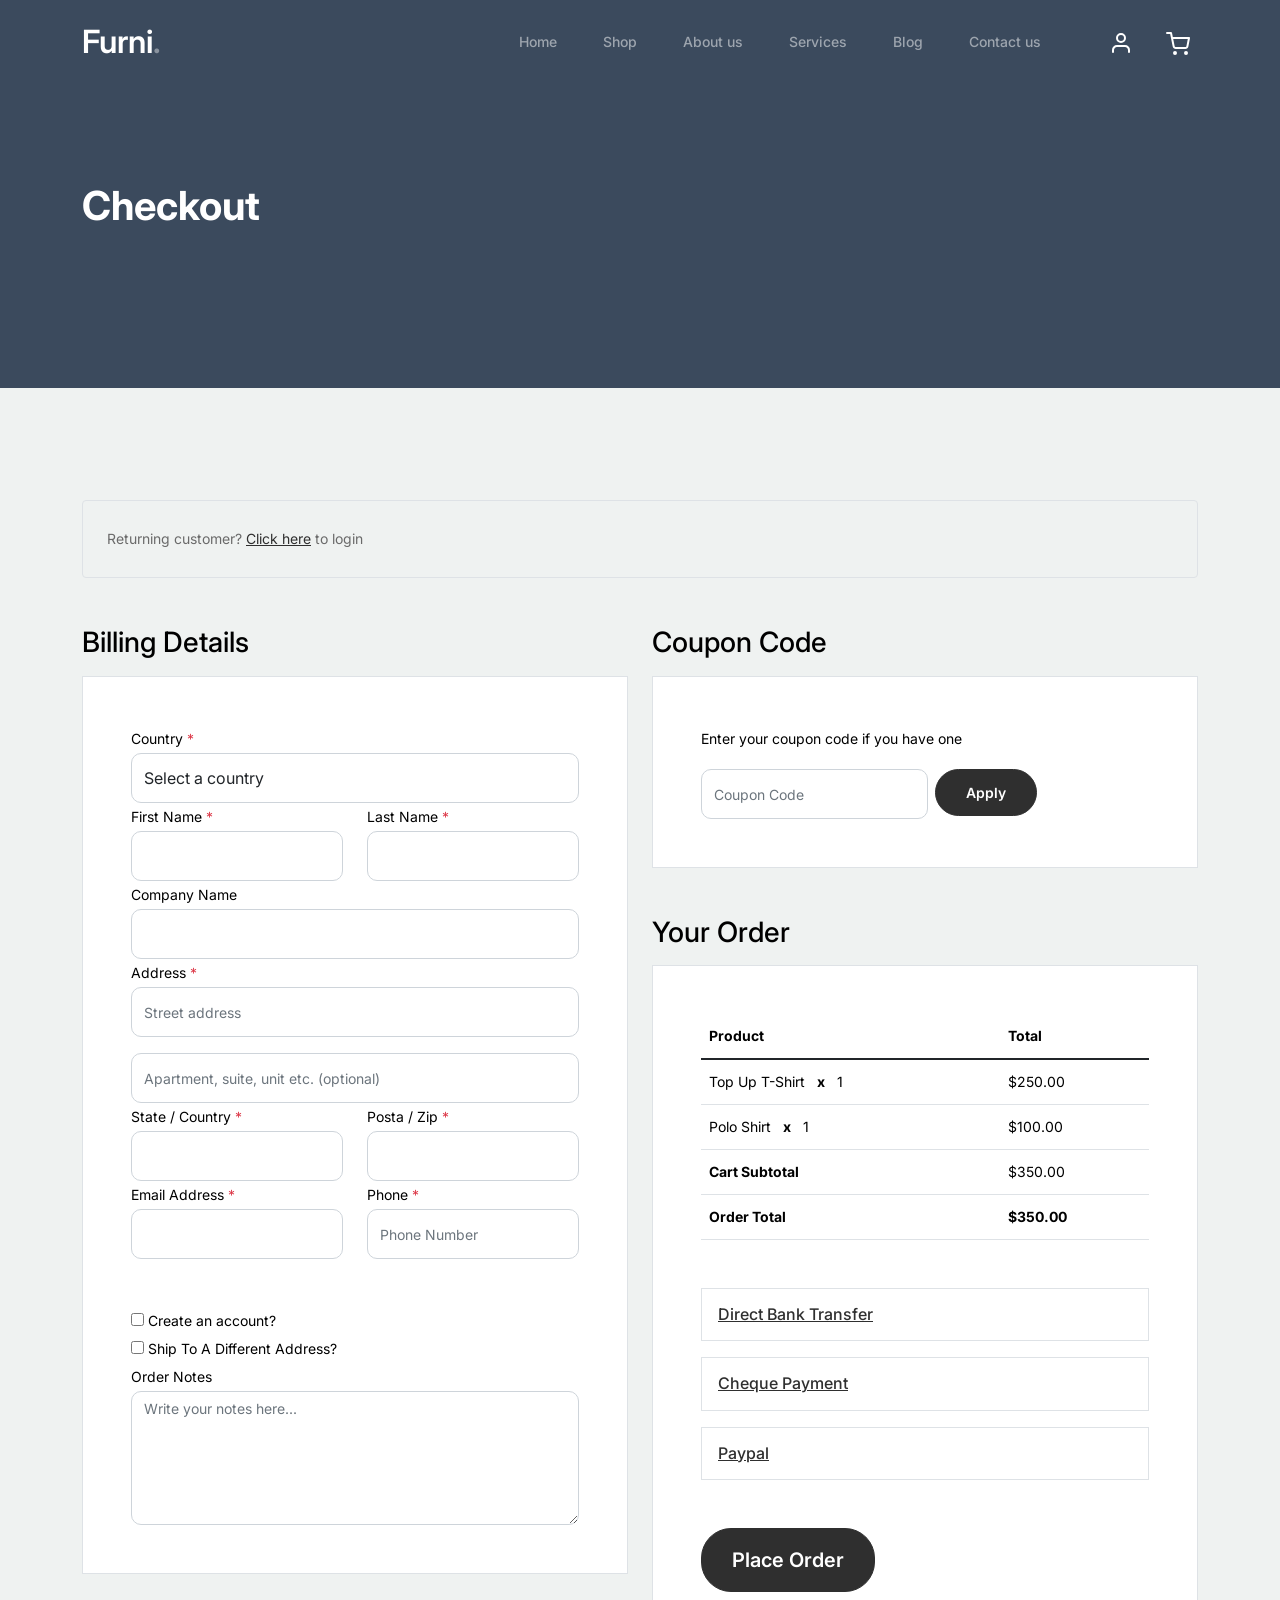
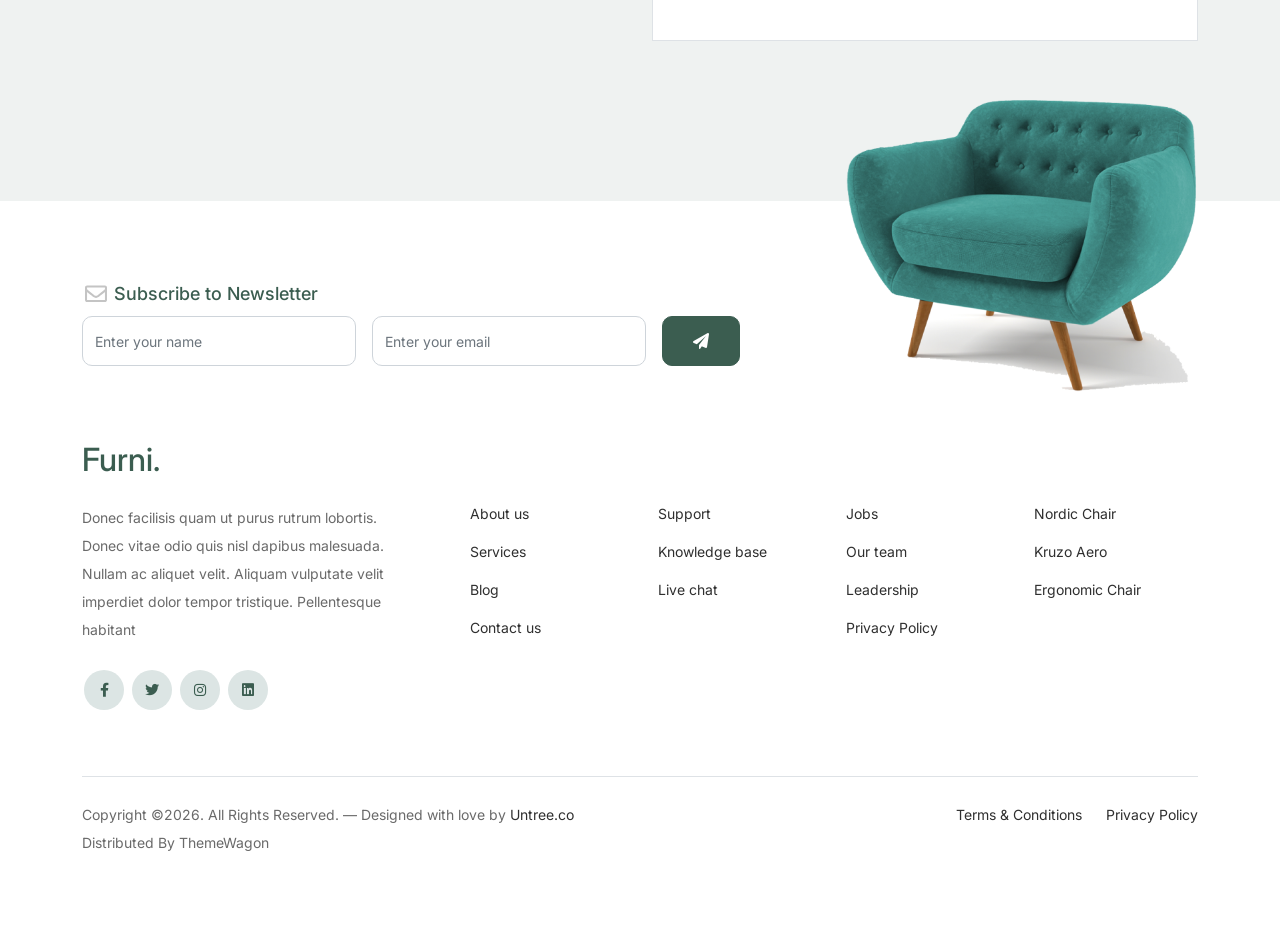
<file: checkout.html>
<!doctype html>
<html lang="en">
<head>
  <meta charset="utf-8">
  <meta name="viewport" content="width=device-width, initial-scale=1, shrink-to-fit=no">
  <meta name="author" content="Untree.co">
  <link rel="shortcut icon" href="favicon.png">

  <meta name="description" content="" />
  <meta name="keywords" content="bootstrap, bootstrap4" />

		<!-- Bootstrap CSS -->
		<link href="css/bootstrap.min.css" rel="stylesheet">
		<link href="https://cdnjs.cloudflare.com/ajax/libs/font-awesome/6.0.0-beta3/css/all.min.css" rel="stylesheet">
		<link href="css/tiny-slider.css" rel="stylesheet">
		<link href="css/style.css" rel="stylesheet">
		<title>Furni Free Bootstrap 5 Template for Furniture and Interior Design Websites by Untree.co </title>
	</head>

	<body>

		<!-- Start Header/Navigation -->
		<nav class="custom-navbar navbar navbar navbar-expand-md navbar-dark bg-dark" arial-label="Furni navigation bar">

			<div class="container">
				<a class="navbar-brand" href="index.html">Furni<span>.</span></a>

				<button class="navbar-toggler" type="button" data-bs-toggle="collapse" data-bs-target="#navbarsFurni" aria-controls="navbarsFurni" aria-expanded="false" aria-label="Toggle navigation">
					<span class="navbar-toggler-icon"></span>
				</button>

				<div class="collapse navbar-collapse" id="navbarsFurni">
					<ul class="custom-navbar-nav navbar-nav ms-auto mb-2 mb-md-0">
						<li class="nav-item ">
							<a class="nav-link" href="index.html">Home</a>
						</li>
						<li><a class="nav-link" href="shop.html">Shop</a></li>
						<li><a class="nav-link" href="about.html">About us</a></li>
						<li><a class="nav-link" href="services.html">Services</a></li>
						<li><a class="nav-link" href="blog.html">Blog</a></li>
						<li><a class="nav-link" href="contact.html">Contact us</a></li>
					</ul>

					<ul class="custom-navbar-cta navbar-nav mb-2 mb-md-0 ms-5">
						<li><a class="nav-link" href="#"><img src="images/user.svg"></a></li>
						<li><a class="nav-link" href="cart.html"><img src="images/cart.svg"></a></li>
					</ul>
				</div>
			</div>
				
		</nav>
		<!-- End Header/Navigation -->

		<!-- Start Hero Section -->
			<div class="hero">
				<div class="container">
					<div class="row justify-content-between">
						<div class="col-lg-5">
							<div class="intro-excerpt">
								<h1>Checkout</h1>
							</div>
						</div>
						<div class="col-lg-7">
							
						</div>
					</div>
				</div>
			</div>
		<!-- End Hero Section -->

		<div class="untree_co-section">
		    <div class="container">
		      <div class="row mb-5">
		        <div class="col-md-12">
		          <div class="border p-4 rounded" role="alert">
		            Returning customer? <a href="#">Click here</a> to login
		          </div>
		        </div>
		      </div>
		      <div class="row">
		        <div class="col-md-6 mb-5 mb-md-0">
		          <h2 class="h3 mb-3 text-black">Billing Details</h2>
		          <div class="p-3 p-lg-5 border bg-white">
		            <div class="form-group">
		              <label for="c_country" class="text-black">Country <span class="text-danger">*</span></label>
		              <select id="c_country" class="form-control">
		                <option value="1">Select a country</option>    
		                <option value="2">bangladesh</option>    
		                <option value="3">Algeria</option>    
		                <option value="4">Afghanistan</option>    
		                <option value="5">Ghana</option>    
		                <option value="6">Albania</option>    
		                <option value="7">Bahrain</option>    
		                <option value="8">Colombia</option>    
		                <option value="9">Dominican Republic</option>    
		              </select>
		            </div>
		            <div class="form-group row">
		              <div class="col-md-6">
		                <label for="c_fname" class="text-black">First Name <span class="text-danger">*</span></label>
		                <input type="text" class="form-control" id="c_fname" name="c_fname">
		              </div>
		              <div class="col-md-6">
		                <label for="c_lname" class="text-black">Last Name <span class="text-danger">*</span></label>
		                <input type="text" class="form-control" id="c_lname" name="c_lname">
		              </div>
		            </div>

		            <div class="form-group row">
		              <div class="col-md-12">
		                <label for="c_companyname" class="text-black">Company Name </label>
		                <input type="text" class="form-control" id="c_companyname" name="c_companyname">
		              </div>
		            </div>

		            <div class="form-group row">
		              <div class="col-md-12">
		                <label for="c_address" class="text-black">Address <span class="text-danger">*</span></label>
		                <input type="text" class="form-control" id="c_address" name="c_address" placeholder="Street address">
		              </div>
		            </div>

		            <div class="form-group mt-3">
		              <input type="text" class="form-control" placeholder="Apartment, suite, unit etc. (optional)">
		            </div>

		            <div class="form-group row">
		              <div class="col-md-6">
		                <label for="c_state_country" class="text-black">State / Country <span class="text-danger">*</span></label>
		                <input type="text" class="form-control" id="c_state_country" name="c_state_country">
		              </div>
		              <div class="col-md-6">
		                <label for="c_postal_zip" class="text-black">Posta / Zip <span class="text-danger">*</span></label>
		                <input type="text" class="form-control" id="c_postal_zip" name="c_postal_zip">
		              </div>
		            </div>

		            <div class="form-group row mb-5">
		              <div class="col-md-6">
		                <label for="c_email_address" class="text-black">Email Address <span class="text-danger">*</span></label>
		                <input type="text" class="form-control" id="c_email_address" name="c_email_address">
		              </div>
		              <div class="col-md-6">
		                <label for="c_phone" class="text-black">Phone <span class="text-danger">*</span></label>
		                <input type="text" class="form-control" id="c_phone" name="c_phone" placeholder="Phone Number">
		              </div>
		            </div>

		            <div class="form-group">
		              <label for="c_create_account" class="text-black" data-bs-toggle="collapse" href="#create_an_account" role="button" aria-expanded="false" aria-controls="create_an_account"><input type="checkbox" value="1" id="c_create_account"> Create an account?</label>
		              <div class="collapse" id="create_an_account">
		                <div class="py-2 mb-4">
		                  <p class="mb-3">Create an account by entering the information below. If you are a returning customer please login at the top of the page.</p>
		                  <div class="form-group">
		                    <label for="c_account_password" class="text-black">Account Password</label>
		                    <input type="email" class="form-control" id="c_account_password" name="c_account_password" placeholder="">
		                  </div>
		                </div>
		              </div>
		            </div>


		            <div class="form-group">
		              <label for="c_ship_different_address" class="text-black" data-bs-toggle="collapse" href="#ship_different_address" role="button" aria-expanded="false" aria-controls="ship_different_address"><input type="checkbox" value="1" id="c_ship_different_address"> Ship To A Different Address?</label>
		              <div class="collapse" id="ship_different_address">
		                <div class="py-2">

		                  <div class="form-group">
		                    <label for="c_diff_country" class="text-black">Country <span class="text-danger">*</span></label>
		                    <select id="c_diff_country" class="form-control">
		                      <option value="1">Select a country</option>    
		                      <option value="2">bangladesh</option>    
		                      <option value="3">Algeria</option>    
		                      <option value="4">Afghanistan</option>    
		                      <option value="5">Ghana</option>    
		                      <option value="6">Albania</option>    
		                      <option value="7">Bahrain</option>    
		                      <option value="8">Colombia</option>    
		                      <option value="9">Dominican Republic</option>    
		                    </select>
		                  </div>


		                  <div class="form-group row">
		                    <div class="col-md-6">
		                      <label for="c_diff_fname" class="text-black">First Name <span class="text-danger">*</span></label>
		                      <input type="text" class="form-control" id="c_diff_fname" name="c_diff_fname">
		                    </div>
		                    <div class="col-md-6">
		                      <label for="c_diff_lname" class="text-black">Last Name <span class="text-danger">*</span></label>
		                      <input type="text" class="form-control" id="c_diff_lname" name="c_diff_lname">
		                    </div>
		                  </div>

		                  <div class="form-group row">
		                    <div class="col-md-12">
		                      <label for="c_diff_companyname" class="text-black">Company Name </label>
		                      <input type="text" class="form-control" id="c_diff_companyname" name="c_diff_companyname">
		                    </div>
		                  </div>

		                  <div class="form-group row  mb-3">
		                    <div class="col-md-12">
		                      <label for="c_diff_address" class="text-black">Address <span class="text-danger">*</span></label>
		                      <input type="text" class="form-control" id="c_diff_address" name="c_diff_address" placeholder="Street address">
		                    </div>
		                  </div>

		                  <div class="form-group">
		                    <input type="text" class="form-control" placeholder="Apartment, suite, unit etc. (optional)">
		                  </div>

		                  <div class="form-group row">
		                    <div class="col-md-6">
		                      <label for="c_diff_state_country" class="text-black">State / Country <span class="text-danger">*</span></label>
		                      <input type="text" class="form-control" id="c_diff_state_country" name="c_diff_state_country">
		                    </div>
		                    <div class="col-md-6">
		                      <label for="c_diff_postal_zip" class="text-black">Posta / Zip <span class="text-danger">*</span></label>
		                      <input type="text" class="form-control" id="c_diff_postal_zip" name="c_diff_postal_zip">
		                    </div>
		                  </div>

		                  <div class="form-group row mb-5">
		                    <div class="col-md-6">
		                      <label for="c_diff_email_address" class="text-black">Email Address <span class="text-danger">*</span></label>
		                      <input type="text" class="form-control" id="c_diff_email_address" name="c_diff_email_address">
		                    </div>
		                    <div class="col-md-6">
		                      <label for="c_diff_phone" class="text-black">Phone <span class="text-danger">*</span></label>
		                      <input type="text" class="form-control" id="c_diff_phone" name="c_diff_phone" placeholder="Phone Number">
		                    </div>
		                  </div>

		                </div>

		              </div>
		            </div>

		            <div class="form-group">
		              <label for="c_order_notes" class="text-black">Order Notes</label>
		              <textarea name="c_order_notes" id="c_order_notes" cols="30" rows="5" class="form-control" placeholder="Write your notes here..."></textarea>
		            </div>

		          </div>
		        </div>
		        <div class="col-md-6">

		          <div class="row mb-5">
		            <div class="col-md-12">
		              <h2 class="h3 mb-3 text-black">Coupon Code</h2>
		              <div class="p-3 p-lg-5 border bg-white">

		                <label for="c_code" class="text-black mb-3">Enter your coupon code if you have one</label>
		                <div class="input-group w-75 couponcode-wrap">
		                  <input type="text" class="form-control me-2" id="c_code" placeholder="Coupon Code" aria-label="Coupon Code" aria-describedby="button-addon2">
		                  <div class="input-group-append">
		                    <button class="btn btn-black btn-sm" type="button" id="button-addon2">Apply</button>
		                  </div>
		                </div>

		              </div>
		            </div>
		          </div>

		          <div class="row mb-5">
		            <div class="col-md-12">
		              <h2 class="h3 mb-3 text-black">Your Order</h2>
		              <div class="p-3 p-lg-5 border bg-white">
		                <table class="table site-block-order-table mb-5">
		                  <thead>
		                    <th>Product</th>
		                    <th>Total</th>
		                  </thead>
		                  <tbody>
		                    <tr>
		                      <td>Top Up T-Shirt <strong class="mx-2">x</strong> 1</td>
		                      <td>$250.00</td>
		                    </tr>
		                    <tr>
		                      <td>Polo Shirt <strong class="mx-2">x</strong>   1</td>
		                      <td>$100.00</td>
		                    </tr>
		                    <tr>
		                      <td class="text-black font-weight-bold"><strong>Cart Subtotal</strong></td>
		                      <td class="text-black">$350.00</td>
		                    </tr>
		                    <tr>
		                      <td class="text-black font-weight-bold"><strong>Order Total</strong></td>
		                      <td class="text-black font-weight-bold"><strong>$350.00</strong></td>
		                    </tr>
		                  </tbody>
		                </table>

		                <div class="border p-3 mb-3">
		                  <h3 class="h6 mb-0"><a class="d-block" data-bs-toggle="collapse" href="#collapsebank" role="button" aria-expanded="false" aria-controls="collapsebank">Direct Bank Transfer</a></h3>

		                  <div class="collapse" id="collapsebank">
		                    <div class="py-2">
		                      <p class="mb-0">Make your payment directly into our bank account. Please use your Order ID as the payment reference. Your order won’t be shipped until the funds have cleared in our account.</p>
		                    </div>
		                  </div>
		                </div>

		                <div class="border p-3 mb-3">
		                  <h3 class="h6 mb-0"><a class="d-block" data-bs-toggle="collapse" href="#collapsecheque" role="button" aria-expanded="false" aria-controls="collapsecheque">Cheque Payment</a></h3>

		                  <div class="collapse" id="collapsecheque">
		                    <div class="py-2">
		                      <p class="mb-0">Make your payment directly into our bank account. Please use your Order ID as the payment reference. Your order won’t be shipped until the funds have cleared in our account.</p>
		                    </div>
		                  </div>
		                </div>

		                <div class="border p-3 mb-5">
		                  <h3 class="h6 mb-0"><a class="d-block" data-bs-toggle="collapse" href="#collapsepaypal" role="button" aria-expanded="false" aria-controls="collapsepaypal">Paypal</a></h3>

		                  <div class="collapse" id="collapsepaypal">
		                    <div class="py-2">
		                      <p class="mb-0">Make your payment directly into our bank account. Please use your Order ID as the payment reference. Your order won’t be shipped until the funds have cleared in our account.</p>
		                    </div>
		                  </div>
		                </div>

		                <div class="form-group">
		                  <button class="btn btn-black btn-lg py-3 btn-block" onclick="window.location='thankyou.html'">Place Order</button>
		                </div>

		              </div>
		            </div>
		          </div>

		        </div>
		      </div>
		      <!-- </form> -->
		    </div>
		  </div>

		<!-- Start Footer Section -->
		<footer class="footer-section">
			<div class="container relative">

				<div class="sofa-img">
					<img src="images/sofa.png" alt="Image" class="img-fluid">
				</div>

				<div class="row">
					<div class="col-lg-8">
						<div class="subscription-form">
							<h3 class="d-flex align-items-center"><span class="me-1"><img src="images/envelope-outline.svg" alt="Image" class="img-fluid"></span><span>Subscribe to Newsletter</span></h3>

							<form action="#" class="row g-3">
								<div class="col-auto">
									<input type="text" class="form-control" placeholder="Enter your name">
								</div>
								<div class="col-auto">
									<input type="email" class="form-control" placeholder="Enter your email">
								</div>
								<div class="col-auto">
									<button class="btn btn-primary">
										<span class="fa fa-paper-plane"></span>
									</button>
								</div>
							</form>

						</div>
					</div>
				</div>

				<div class="row g-5 mb-5">
					<div class="col-lg-4">
						<div class="mb-4 footer-logo-wrap"><a href="#" class="footer-logo">Furni<span>.</span></a></div>
						<p class="mb-4">Donec facilisis quam ut purus rutrum lobortis. Donec vitae odio quis nisl dapibus malesuada. Nullam ac aliquet velit. Aliquam vulputate velit imperdiet dolor tempor tristique. Pellentesque habitant</p>

						<ul class="list-unstyled custom-social">
							<li><a href="#"><span class="fa fa-brands fa-facebook-f"></span></a></li>
							<li><a href="#"><span class="fa fa-brands fa-twitter"></span></a></li>
							<li><a href="#"><span class="fa fa-brands fa-instagram"></span></a></li>
							<li><a href="#"><span class="fa fa-brands fa-linkedin"></span></a></li>
						</ul>
					</div>

					<div class="col-lg-8">
						<div class="row links-wrap">
							<div class="col-6 col-sm-6 col-md-3">
								<ul class="list-unstyled">
									<li><a href="#">About us</a></li>
									<li><a href="#">Services</a></li>
									<li><a href="#">Blog</a></li>
									<li><a href="#">Contact us</a></li>
								</ul>
							</div>

							<div class="col-6 col-sm-6 col-md-3">
								<ul class="list-unstyled">
									<li><a href="#">Support</a></li>
									<li><a href="#">Knowledge base</a></li>
									<li><a href="#">Live chat</a></li>
								</ul>
							</div>

							<div class="col-6 col-sm-6 col-md-3">
								<ul class="list-unstyled">
									<li><a href="#">Jobs</a></li>
									<li><a href="#">Our team</a></li>
									<li><a href="#">Leadership</a></li>
									<li><a href="#">Privacy Policy</a></li>
								</ul>
							</div>

							<div class="col-6 col-sm-6 col-md-3">
								<ul class="list-unstyled">
									<li><a href="#">Nordic Chair</a></li>
									<li><a href="#">Kruzo Aero</a></li>
									<li><a href="#">Ergonomic Chair</a></li>
								</ul>
							</div>
						</div>
					</div>

				</div>

				<div class="border-top copyright">
					<div class="row pt-4">
						<div class="col-lg-6">
							<p class="mb-2 text-center text-lg-start">Copyright &copy;<script>document.write(new Date().getFullYear());</script>. All Rights Reserved. &mdash; Designed with love by <a href="https://untree.co">Untree.co</a> Distributed By <a hreff="https://themewagon.com">ThemeWagon</a>  <!-- License information: https://untree.co/license/ -->
            </p>
						</div>

						<div class="col-lg-6 text-center text-lg-end">
							<ul class="list-unstyled d-inline-flex ms-auto">
								<li class="me-4"><a href="#">Terms &amp; Conditions</a></li>
								<li><a href="#">Privacy Policy</a></li>
							</ul>
						</div>

					</div>
				</div>

			</div>
		</footer>
		<!-- End Footer Section -->	


		<script src="js/bootstrap.bundle.min.js"></script>
		<script src="js/tiny-slider.js"></script>
		<script src="js/custom.js"></script>
	</body>

</html>
</file>
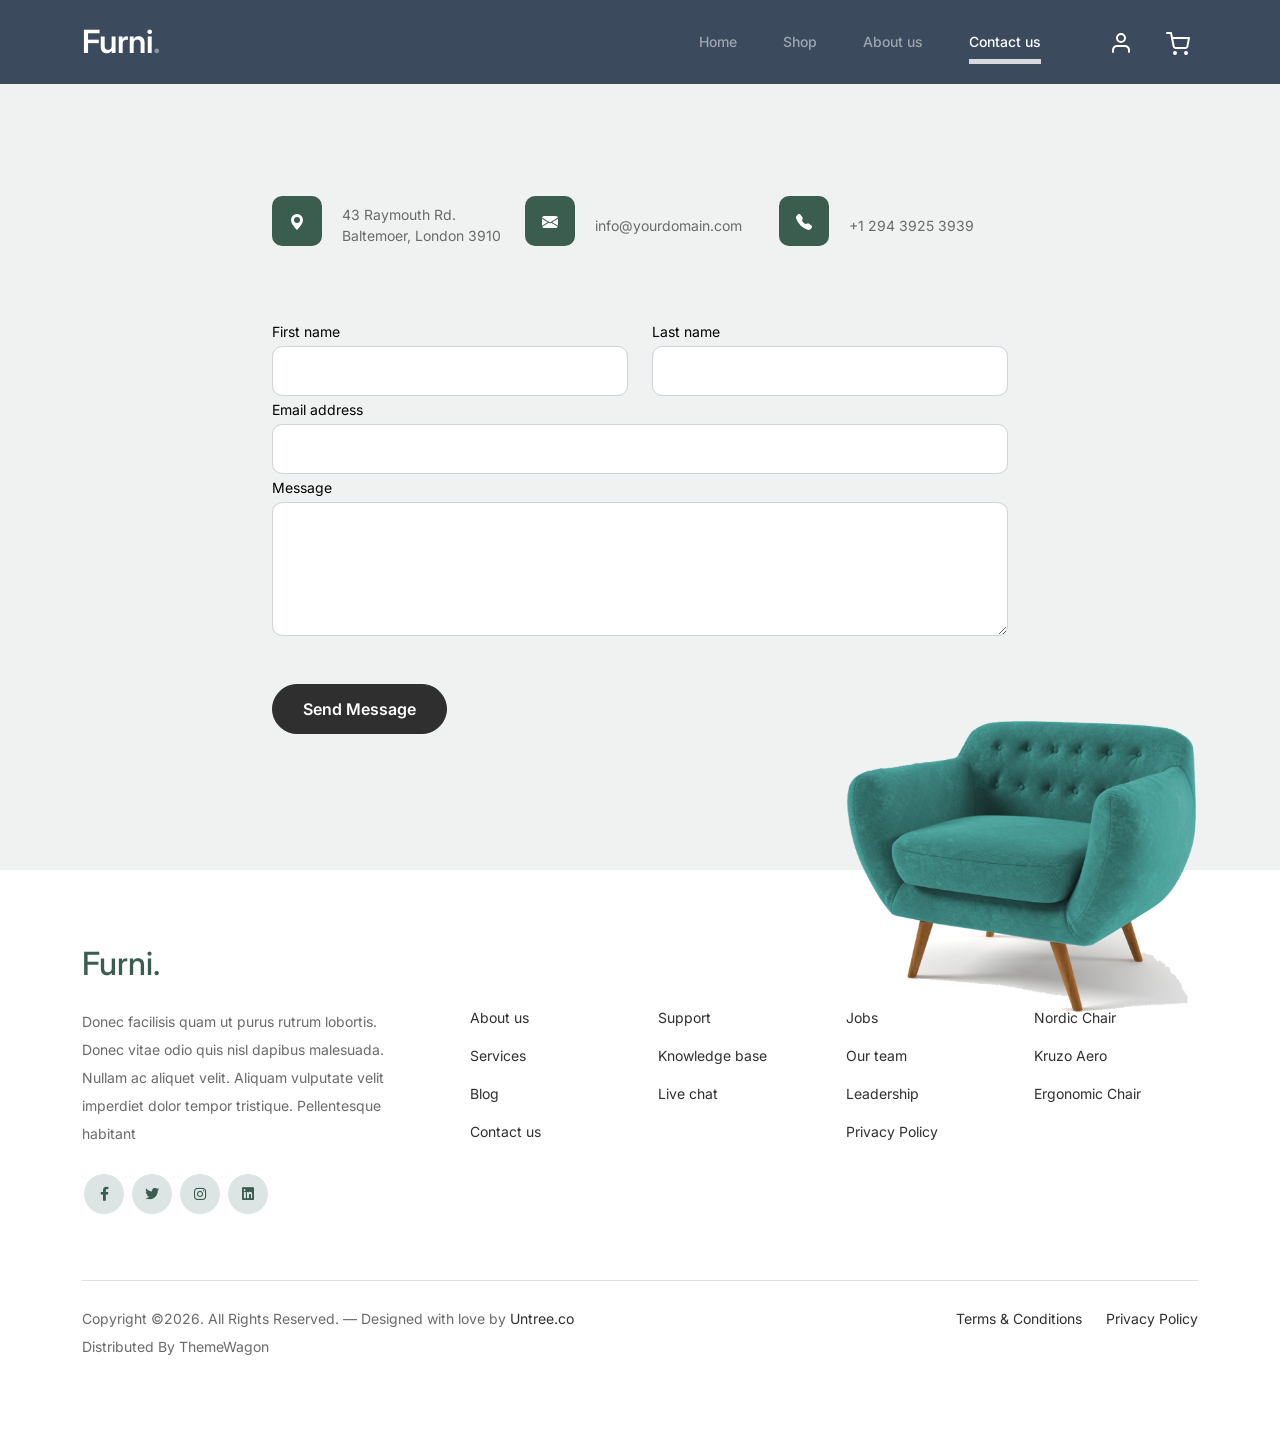
<file: contact.html>
<!doctype html>
<html lang="en">
<head>
  <meta charset="utf-8">
  <meta name="viewport" content="width=device-width, initial-scale=1, shrink-to-fit=no">
  <meta name="author" content="Untree.co">
  <link rel="shortcut icon" href="favicon.png">

  <meta name="description" content="" />
  <meta name="keywords" content="bootstrap, bootstrap4" />

		<!-- Bootstrap CSS -->
		<link href="css/bootstrap.min.css" rel="stylesheet">
		<link href="https://cdnjs.cloudflare.com/ajax/libs/font-awesome/6.0.0-beta3/css/all.min.css" rel="stylesheet">
		<link href="css/tiny-slider.css" rel="stylesheet">
		<link href="css/style.css" rel="stylesheet">
		<title>Furni</title>
	</head>

	<body>

		<!-- Start Header/Navigation -->
		<nav class="custom-navbar navbar navbar navbar-expand-md navbar-dark bg-dark" arial-label="Furni navigation bar">

			<div class="container">
				<a class="navbar-brand" href="index.html">Furni<span>.</span></a>

				<button class="navbar-toggler" type="button" data-bs-toggle="collapse" data-bs-target="#navbarsFurni" aria-controls="navbarsFurni" aria-expanded="false" aria-label="Toggle navigation">
					<span class="navbar-toggler-icon"></span>
				</button>

				<div class="collapse navbar-collapse" id="navbarsFurni">
					<ul class="custom-navbar-nav navbar-nav ms-auto mb-2 mb-md-0">
						<li class="nav-item">
							<a class="nav-link" href="index.html">Home</a>
						</li>
						<li><a class="nav-link" href="shop.html">Shop</a></li>
						<li><a class="nav-link" href="about.html">About us</a></li>
						<li class="active"><a class="nav-link" href="contact.html">Contact us</a></li>
					</ul>

					<ul class="custom-navbar-cta navbar-nav mb-2 mb-md-0 ms-5">
						<li><a class="nav-link" href="#"><img src="images/user.svg"></a></li>
						<li><a class="nav-link" href="cart.html"><img src="images/cart.svg"></a></li>
					</ul>
				</div>
			</div>
				
		</nav>
		<!-- End Header/Navigation -->

		
		<!-- Start Contact Form -->
		<div class="untree_co-section">
      <div class="container">

        <div class="block">
          <div class="row justify-content-center">


            <div class="col-md-8 col-lg-8 pb-4">


              <div class="row mb-5">
                <div class="col-lg-4">
                  <div  class="service no-shadow align-items-center link horizontal d-flex active" data-aos="fade-left" data-aos-delay="0">
                    <div class="service-icon color-1 mb-4">
                      <svg xmlns="http://www.w3.org/2000/svg" width="16" height="16" fill="currentColor" class="bi bi-geo-alt-fill" viewBox="0 0 16 16">
                        <path d="M8 16s6-5.686 6-10A6 6 0 0 0 2 6c0 4.314 6 10 6 10zm0-7a3 3 0 1 1 0-6 3 3 0 0 1 0 6z"/>
                      </svg>
                    </div> <!-- /.icon -->
                    <div class="service-contents">
                      <p>43 Raymouth Rd. Baltemoer, London 3910</p>
                    </div> <!-- /.service-contents-->
                  </div> <!-- /.service -->
                </div>

                <div class="col-lg-4">
                  <div  class="service no-shadow align-items-center link horizontal d-flex active" data-aos="fade-left" data-aos-delay="0">
                    <div class="service-icon color-1 mb-4">
                      <svg xmlns="http://www.w3.org/2000/svg" width="16" height="16" fill="currentColor" class="bi bi-envelope-fill" viewBox="0 0 16 16">
                        <path d="M.05 3.555A2 2 0 0 1 2 2h12a2 2 0 0 1 1.95 1.555L8 8.414.05 3.555zM0 4.697v7.104l5.803-3.558L0 4.697zM6.761 8.83l-6.57 4.027A2 2 0 0 0 2 14h12a2 2 0 0 0 1.808-1.144l-6.57-4.027L8 9.586l-1.239-.757zm3.436-.586L16 11.801V4.697l-5.803 3.546z"/>
                      </svg>
                    </div> <!-- /.icon -->
                    <div class="service-contents">
                      <p>info@yourdomain.com</p>
                    </div> <!-- /.service-contents-->
                  </div> <!-- /.service -->
                </div>

                <div class="col-lg-4">
                  <div  class="service no-shadow align-items-center link horizontal d-flex active" data-aos="fade-left" data-aos-delay="0">
                    <div class="service-icon color-1 mb-4">
                      <svg xmlns="http://www.w3.org/2000/svg" width="16" height="16" fill="currentColor" class="bi bi-telephone-fill" viewBox="0 0 16 16">
                        <path fill-rule="evenodd" d="M1.885.511a1.745 1.745 0 0 1 2.61.163L6.29 2.98c.329.423.445.974.315 1.494l-.547 2.19a.678.678 0 0 0 .178.643l2.457 2.457a.678.678 0 0 0 .644.178l2.189-.547a1.745 1.745 0 0 1 1.494.315l2.306 1.794c.829.645.905 1.87.163 2.611l-1.034 1.034c-.74.74-1.846 1.065-2.877.702a18.634 18.634 0 0 1-7.01-4.42 18.634 18.634 0 0 1-4.42-7.009c-.362-1.03-.037-2.137.703-2.877L1.885.511z"/>
                      </svg>
                    </div> <!-- /.icon -->
                    <div class="service-contents">
                      <p>+1 294 3925 3939</p>
                    </div> <!-- /.service-contents-->
                  </div> <!-- /.service -->
                </div>
              </div>

              <form>
                <div class="row">
                  <div class="col-6">
                    <div class="form-group">
                      <label class="text-black" for="fname">First name</label>
                      <input type="text" class="form-control" id="fname">
                    </div>
                  </div>
                  <div class="col-6">
                    <div class="form-group">
                      <label class="text-black" for="lname">Last name</label>
                      <input type="text" class="form-control" id="lname">
                    </div>
                  </div>
                </div>
                <div class="form-group">
                  <label class="text-black" for="email">Email address</label>
                  <input type="email" class="form-control" id="email">
                </div>

                <div class="form-group mb-5">
                  <label class="text-black" for="message">Message</label>
                  <textarea name="" class="form-control" id="message" cols="30" rows="5"></textarea>
                </div>

                <button type="submit" class="btn btn-primary-hover-outline">Send Message</button>
              </form>

            </div>

          </div>

        </div>

      </div>


    </div>
  </div>

  <!-- End Contact Form -->

		

		<!-- Start Footer Section -->
		<footer class="footer-section">
			<div class="container relative">

				<div class="sofa-img">
					<img src="images/sofa.png" alt="Image" class="img-fluid">
				</div>


				<div class="row g-5 mb-5">
					<div class="col-lg-4">
						<div class="mb-4 footer-logo-wrap"><a href="#" class="footer-logo">Furni<span>.</span></a></div>
						<p class="mb-4">Donec facilisis quam ut purus rutrum lobortis. Donec vitae odio quis nisl dapibus malesuada. Nullam ac aliquet velit. Aliquam vulputate velit imperdiet dolor tempor tristique. Pellentesque habitant</p>

						<ul class="list-unstyled custom-social">
							<li><a href="#"><span class="fa fa-brands fa-facebook-f"></span></a></li>
							<li><a href="#"><span class="fa fa-brands fa-twitter"></span></a></li>
							<li><a href="#"><span class="fa fa-brands fa-instagram"></span></a></li>
							<li><a href="#"><span class="fa fa-brands fa-linkedin"></span></a></li>
						</ul>
					</div>

					<div class="col-lg-8">
						<div class="row links-wrap">
							<div class="col-6 col-sm-6 col-md-3">
								<ul class="list-unstyled">
									<li><a href="#">About us</a></li>
									<li><a href="#">Services</a></li>
									<li><a href="#">Blog</a></li>
									<li><a href="#">Contact us</a></li>
								</ul>
							</div>

							<div class="col-6 col-sm-6 col-md-3">
								<ul class="list-unstyled">
									<li><a href="#">Support</a></li>
									<li><a href="#">Knowledge base</a></li>
									<li><a href="#">Live chat</a></li>
								</ul>
							</div>

							<div class="col-6 col-sm-6 col-md-3">
								<ul class="list-unstyled">
									<li><a href="#">Jobs</a></li>
									<li><a href="#">Our team</a></li>
									<li><a href="#">Leadership</a></li>
									<li><a href="#">Privacy Policy</a></li>
								</ul>
							</div>

							<div class="col-6 col-sm-6 col-md-3">
								<ul class="list-unstyled">
									<li><a href="#">Nordic Chair</a></li>
									<li><a href="#">Kruzo Aero</a></li>
									<li><a href="#">Ergonomic Chair</a></li>
								</ul>
							</div>
						</div>
					</div>

				</div>

				<div class="border-top copyright">
					<div class="row pt-4">
						<div class="col-lg-6">
							<p class="mb-2 text-center text-lg-start">Copyright &copy;<script>document.write(new Date().getFullYear());</script>. All Rights Reserved. &mdash; Designed with love by <a href="https://untree.co">Untree.co</a> Distributed By <a hreff="https://themewagon.com">ThemeWagon</a>  <!-- License information: https://untree.co/license/ -->
            </p>
						</div>

						<div class="col-lg-6 text-center text-lg-end">
							<ul class="list-unstyled d-inline-flex ms-auto">
								<li class="me-4"><a href="#">Terms &amp; Conditions</a></li>
								<li><a href="#">Privacy Policy</a></li>
							</ul>
						</div>

					</div>
				</div>

			</div>
		</footer>
		<!-- End Footer Section -->	


		<script src="js/bootstrap.bundle.min.js"></script>
		<script src="js/tiny-slider.js"></script>
		<script src="js/custom.js"></script>
	</body>

</html>
</file>
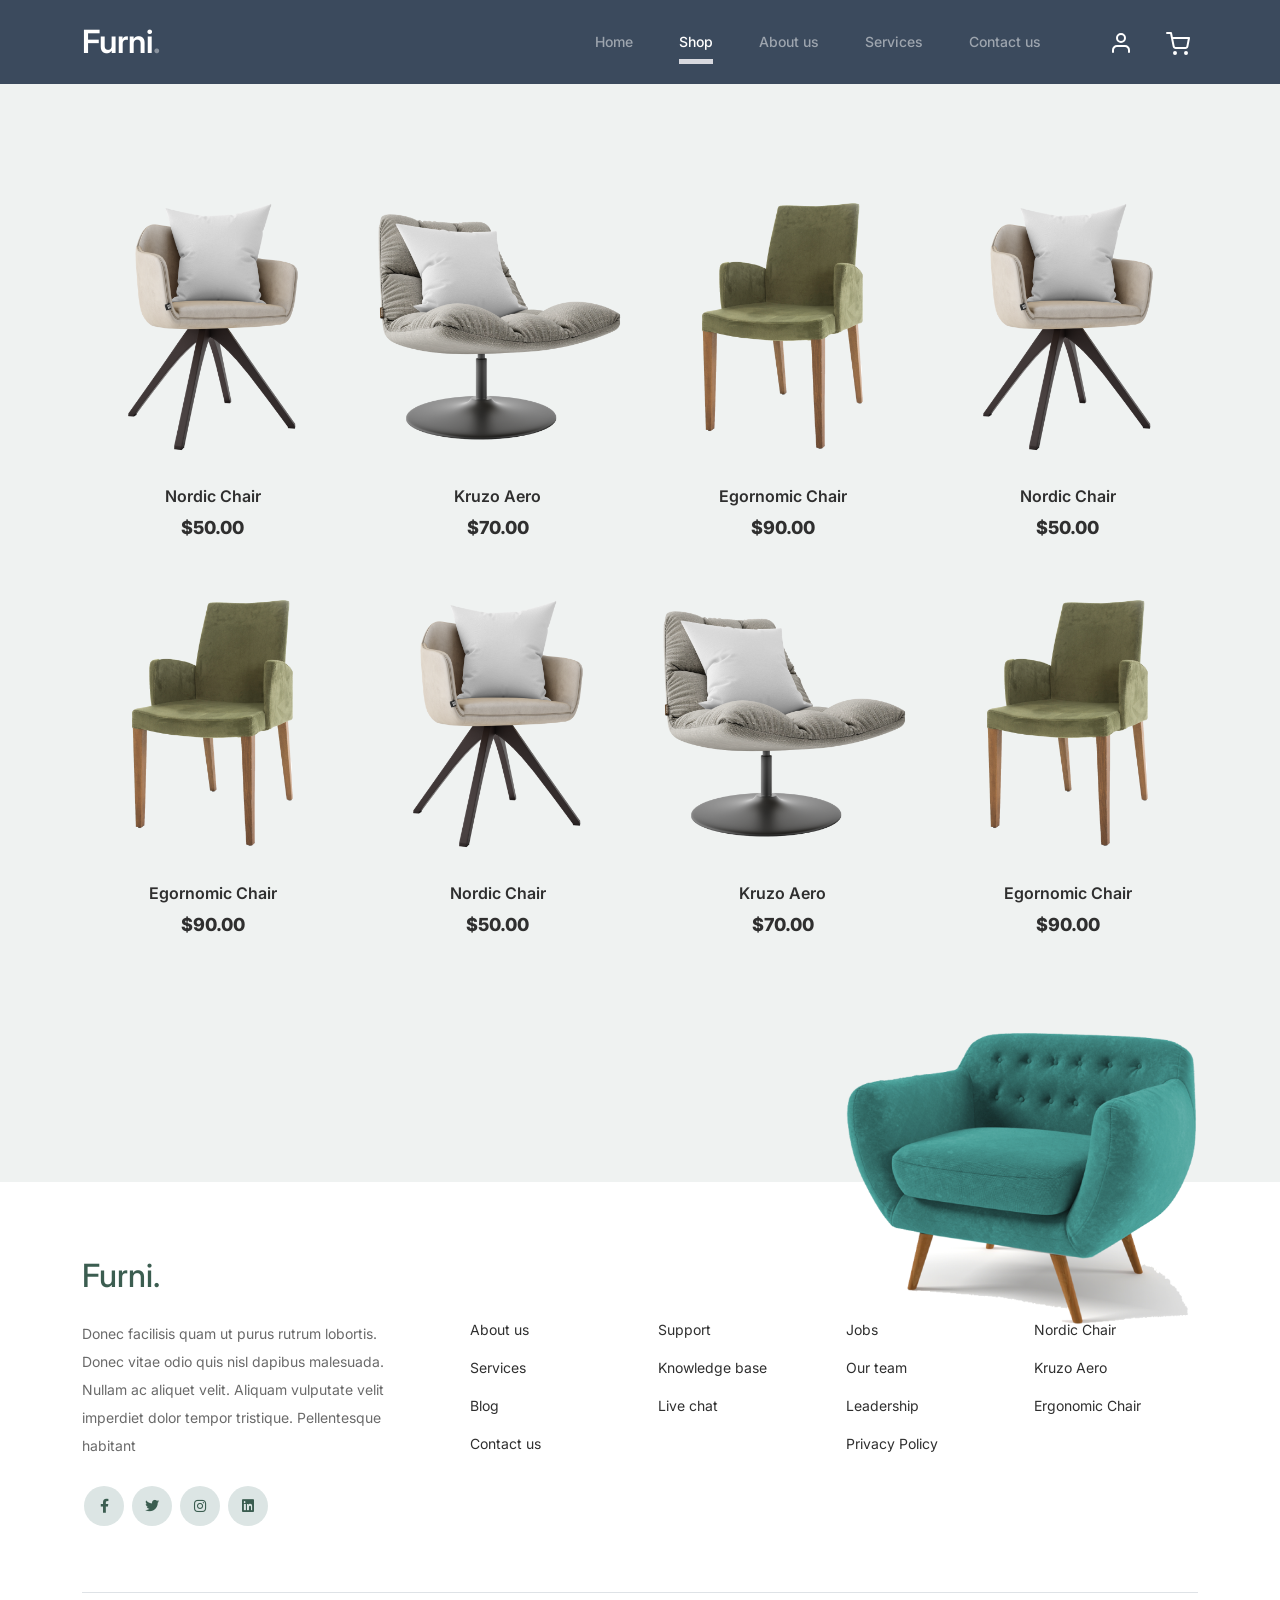
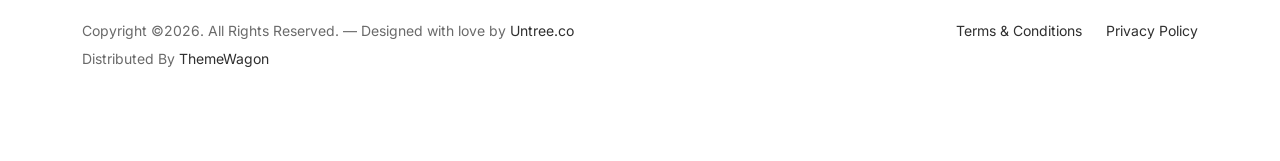
<file: shop.html>
<!doctype html>
<html lang="en">
<head>
  <meta charset="utf-8">
  <meta name="viewport" content="width=device-width, initial-scale=1, shrink-to-fit=no">
  <meta name="author" content="Untree.co">
  <link rel="shortcut icon" href="favicon.png">

  <meta name="description" content="" />
  <meta name="keywords" content="bootstrap, bootstrap4" />

		<!-- Bootstrap CSS -->
		<link href="css/bootstrap.min.css" rel="stylesheet">
		<link href="https://cdnjs.cloudflare.com/ajax/libs/font-awesome/6.0.0-beta3/css/all.min.css" rel="stylesheet">
		<link href="css/tiny-slider.css" rel="stylesheet">
		<link href="css/style.css" rel="stylesheet">
		<title>Furni</title>
	</head>

	<body>

		<!-- Start Header/Navigation -->
		<nav class="custom-navbar navbar navbar navbar-expand-md navbar-dark bg-dark" arial-label="Furni navigation bar">

			<div class="container">
				<a class="navbar-brand" href="index.html">Furni<span>.</span></a>

				<button class="navbar-toggler" type="button" data-bs-toggle="collapse" data-bs-target="#navbarsFurni" aria-controls="navbarsFurni" aria-expanded="false" aria-label="Toggle navigation">
					<span class="navbar-toggler-icon"></span>
				</button>

				<div class="collapse navbar-collapse" id="navbarsFurni">
					<ul class="custom-navbar-nav navbar-nav ms-auto mb-2 mb-md-0">
						<li class="nav-item ">
							<a class="nav-link" href="index.html">Home</a>
						</li>
						<li class="active"><a class="nav-link" href="shop.html">Shop</a></li>
						<li><a class="nav-link" href="about.html">About us</a></li>
						<li><a class="nav-link" href="services.html">Services</a></li>
						<li><a class="nav-link" href="contact.html">Contact us</a></li>
					</ul>

					<ul class="custom-navbar-cta navbar-nav mb-2 mb-md-0 ms-5">
						<li><a class="nav-link" href="#"><img src="images/user.svg"></a></li>
						<li><a class="nav-link" href="cart.html"><img src="images/cart.svg"></a></li>
					</ul>
				</div>
			</div>
				
		</nav>
		<!-- End Header/Navigation -->
	

		<div class="untree_co-section product-section before-footer-section">
		    <div class="container">
		      	<div class="row">

		      		<!-- Start Column 2 -->
					<div class="col-12 col-md-4 col-lg-3 mb-5 mb-md-0">
						<div class="product-item">
							<img src="images/product-1.png" class="img-fluid product-thumbnail">
							<h3 class="product-title">Nordic Chair</h3>
							<strong class="product-price">$50.00</strong>
						  
							<span 
							  class="icon-cross add-to-cart" 
							  data-product='{"name":"Nordic Chair", "price":50, "image":"images/product-1.png"}'
							  style="cursor:pointer;"
							>
							  <img src="images/cross.svg" class="img-fluid">
							</span>
						  </div>						  
					</div> 
					<!-- End Column 2 -->

					<!-- Start Column 3 -->
					<div class="col-12 col-md-4 col-lg-3 mb-5 mb-md-0">
						<div class="product-item">
							<img src="images/product-2.png" class="img-fluid product-thumbnail">
							<h3 class="product-title">Kruzo Aero</h3>
							<strong class="product-price">$70.00</strong>
						  
							<span 
							  class="icon-cross add-to-cart" 
							  data-product='{"name":"Kruzo Aero", "price":70, "image":"images/product-2.png"}'
							  style="cursor:pointer;"
							>
							  <img src="images/cross.svg" class="img-fluid">
							</span>
						  </div>	
					</div>
					<!-- End Column 3 -->

					<!-- Start Column 4 -->
					<div class="col-12 col-md-4 col-lg-3 mb-5 mb-md-0">
						<div class="product-item">
							<img src="images/product-3.png" class="img-fluid product-thumbnail">
							<h3 class="product-title">Egornomic Chair</h3>
							<strong class="product-price">$90.00</strong>
						  
							<span 
							  class="icon-cross add-to-cart" 
							  data-product='{"name":"Egornomic Chair", "price":90, "image":"images/product-3.png"}'
							  style="cursor:pointer;"
							>
							  <img src="images/cross.svg" class="img-fluid">
							</span>
						  </div>	
					</div>
					<!-- End Column 4 -->

					<!-- Start Column 2 -->
					<div class="col-12 col-md-4 col-lg-3 mb-5 mb-md-0">
						<div class="product-item">
							<img src="images/product-1.png" class="img-fluid product-thumbnail">
							<h3 class="product-title">Nordic Chair</h3>
							<strong class="product-price">$50.00</strong>
						  
							<span 
							  class="icon-cross add-to-cart" 
							  data-product='{"name":"Nordic Chair", "price":50, "image":"images/product-1.png"}'
							  style="cursor:pointer;"
							>
							  <img src="images/cross.svg" class="img-fluid">
							</span>
						  </div>						  
					</div> 
					<!-- End Column 2 -->

					

					<!-- Start Column 4 -->
					<div class="col-12 col-md-4 col-lg-3 mb-5 mb-md-0">
						<div class="product-item">
							<img src="images/product-3.png" class="img-fluid product-thumbnail">
							<h3 class="product-title">Egornomic Chair</h3>
							<strong class="product-price">$90.00</strong>
						  
							<span 
							  class="icon-cross add-to-cart" 
							  data-product='{"name":"Egornomic Chair", "price":90, "image":"images/product-3.png"}'
							  style="cursor:pointer;"
							>
							  <img src="images/cross.svg" class="img-fluid">
							</span>
						  </div>	
					</div>
					<!-- End Column 4 -->

					<!-- Start Column 2 -->
					<div class="col-12 col-md-4 col-lg-3 mb-5 mb-md-0">
						<div class="product-item">
							<img src="images/product-1.png" class="img-fluid product-thumbnail">
							<h3 class="product-title">Nordic Chair</h3>
							<strong class="product-price">$50.00</strong>
						  
							<span 
							  class="icon-cross add-to-cart" 
							  data-product='{"name":"Nordic Chair", "price":50, "image":"images/product-1.png"}'
							  style="cursor:pointer;"
							>
							  <img src="images/cross.svg" class="img-fluid">
							</span>
						  </div>						  
					</div> 
					<!-- End Column 2 -->

					<!-- Start Column 3 -->
					<div class="col-12 col-md-4 col-lg-3 mb-5 mb-md-0">
						<div class="product-item">
							<img src="images/product-2.png" class="img-fluid product-thumbnail">
							<h3 class="product-title">Kruzo Aero</h3>
							<strong class="product-price">$70.00</strong>
						  
							<span 
							  class="icon-cross add-to-cart" 
							  data-product='{"name":"Kruzo Aero", "price":70, "image":"images/product-2.png"}'
							  style="cursor:pointer;"
							>
							  <img src="images/cross.svg" class="img-fluid">
							</span>
						  </div>	
					</div>
					<!-- End Column 3 -->

					<!-- Start Column 4 -->
					<div class="col-12 col-md-4 col-lg-3 mb-5 mb-md-0">
						<div class="product-item">
							<img src="images/product-3.png" class="img-fluid product-thumbnail">
							<h3 class="product-title">Egornomic Chair</h3>
							<strong class="product-price">$90.00</strong>
						  
							<span 
							  class="icon-cross add-to-cart" 
							  data-product='{"name":"Egornomic Chair", "price":90, "image":"images/product-3.png"}'
							  style="cursor:pointer;"
							>
							  <img src="images/cross.svg" class="img-fluid">
							</span>
						  </div>	
					</div>
					<!-- End Column 4 -->

		      	</div>
		    </div>
		</div>


		<!-- Start Footer Section -->
		<footer class="footer-section">
			<div class="container relative">

				<div class="sofa-img">
					<img src="images/sofa.png" alt="Image" class="img-fluid">
				</div>


				<div class="row g-5 mb-5">
					<div class="col-lg-4">
						<div class="mb-4 footer-logo-wrap"><a href="#" class="footer-logo">Furni<span>.</span></a></div>
						<p class="mb-4">Donec facilisis quam ut purus rutrum lobortis. Donec vitae odio quis nisl dapibus malesuada. Nullam ac aliquet velit. Aliquam vulputate velit imperdiet dolor tempor tristique. Pellentesque habitant</p>

						<ul class="list-unstyled custom-social">
							<li><a href="#"><span class="fa fa-brands fa-facebook-f"></span></a></li>
							<li><a href="#"><span class="fa fa-brands fa-twitter"></span></a></li>
							<li><a href="#"><span class="fa fa-brands fa-instagram"></span></a></li>
							<li><a href="#"><span class="fa fa-brands fa-linkedin"></span></a></li>
						</ul>
					</div>

					<div class="col-lg-8">
						<div class="row links-wrap">
							<div class="col-6 col-sm-6 col-md-3">
								<ul class="list-unstyled">
									<li><a href="#">About us</a></li>
									<li><a href="#">Services</a></li>
									<li><a href="#">Blog</a></li>
									<li><a href="#">Contact us</a></li>
								</ul>
							</div>

							<div class="col-6 col-sm-6 col-md-3">
								<ul class="list-unstyled">
									<li><a href="#">Support</a></li>
									<li><a href="#">Knowledge base</a></li>
									<li><a href="#">Live chat</a></li>
								</ul>
							</div>

							<div class="col-6 col-sm-6 col-md-3">
								<ul class="list-unstyled">
									<li><a href="#">Jobs</a></li>
									<li><a href="#">Our team</a></li>
									<li><a href="#">Leadership</a></li>
									<li><a href="#">Privacy Policy</a></li>
								</ul>
							</div>

							<div class="col-6 col-sm-6 col-md-3">
								<ul class="list-unstyled">
									<li><a href="#">Nordic Chair</a></li>
									<li><a href="#">Kruzo Aero</a></li>
									<li><a href="#">Ergonomic Chair</a></li>
								</ul>
							</div>
						</div>
					</div>

				</div>

				<div class="border-top copyright">
					<div class="row pt-4">
						<div class="col-lg-6">
							<p class="mb-2 text-center text-lg-start">Copyright &copy;<script>document.write(new Date().getFullYear());</script>. All Rights Reserved. &mdash; Designed with love by <a href="https://untree.co">Untree.co</a>  Distributed By <a href="https://themewagon.com">ThemeWagon</a> <!-- License information: https://untree.co/license/ -->
            </p>
						</div>

						<div class="col-lg-6 text-center text-lg-end">
							<ul class="list-unstyled d-inline-flex ms-auto">
								<li class="me-4"><a href="#">Terms &amp; Conditions</a></li>
								<li><a href="#">Privacy Policy</a></li>
							</ul>
						</div>

					</div>
				</div>

			</div>
		</footer>
		<!-- End Footer Section -->	


		<script src="js/bootstrap.bundle.min.js"></script>
		<script src="js/tiny-slider.js"></script>
		<script src="js/custom.js"></script>
	</body>

</html>
</file>
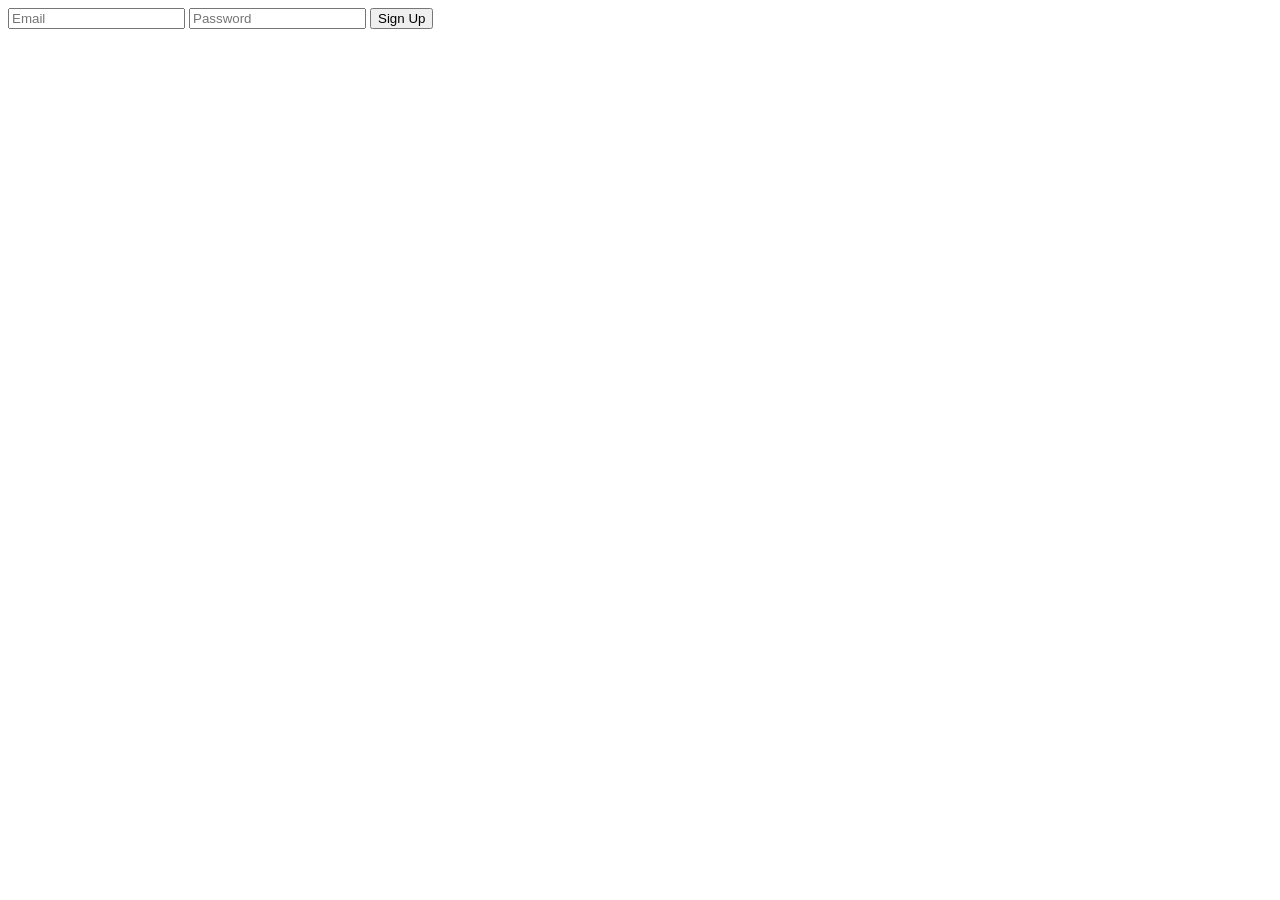
<file: signup.html>
<!DOCTYPE html>
<html lang="en">
<head>
    <meta charset="UTF-8">
    <meta name="viewport" content="width=device-width, initial-scale=1.0">
    <title>Document</title>
</head>
<body>
    <form id="signupForm">
        <input type="email" placeholder="Email" name="email" required>
        <input type="password" placeholder="Password" name="password" required>
        <button type="submit">Sign Up</button>
      </form>

      <script>
  document.getElementById('signupForm')?.addEventListener('submit', async function (e) {
  e.preventDefault();
  const email = this.email.value;
  const password = this.password.value;

  const res = await fetch('https://localhost:5001/api/auth/signup', {
    method: 'POST',
    headers: { 'Content-Type': 'application/json' },
    body: JSON.stringify({ email, password })
  });

  if (res.ok) {
    alert('Signup successful');
    window.location.href = 'login.html';
  }
});

      </script>
</body>
</html>
</file>
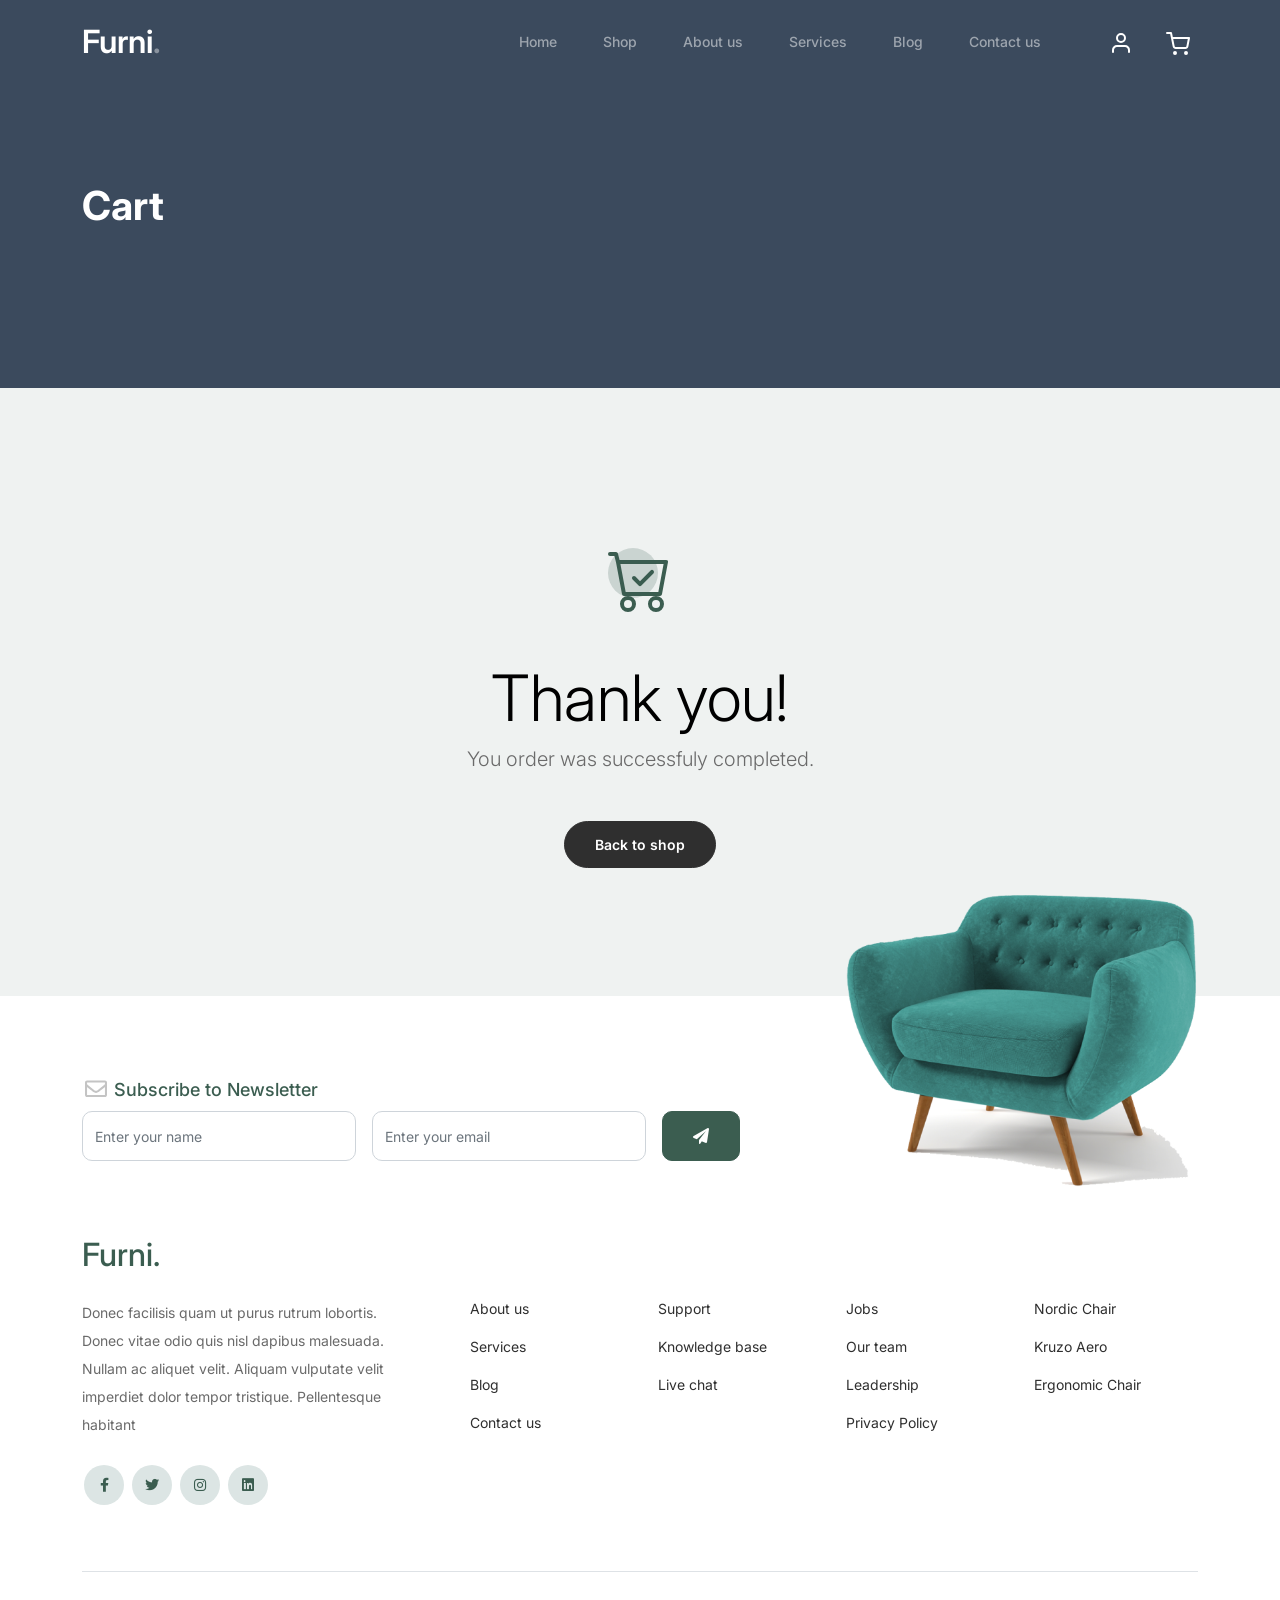
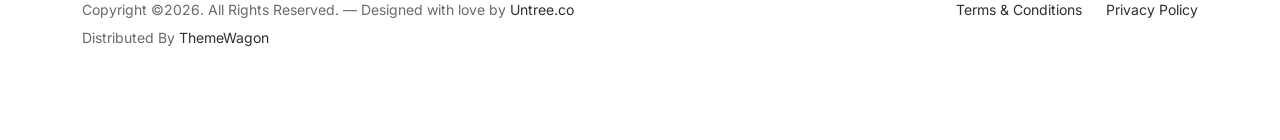
<file: thankyou.html>
<!doctype html>
<html lang="en">
<head>
  <meta charset="utf-8">
  <meta name="viewport" content="width=device-width, initial-scale=1, shrink-to-fit=no">
  <meta name="author" content="Untree.co">
  <link rel="shortcut icon" href="favicon.png">

  <meta name="description" content="" />
  <meta name="keywords" content="bootstrap, bootstrap4" />

		<!-- Bootstrap CSS -->
		<link href="css/bootstrap.min.css" rel="stylesheet">
		<link href="https://cdnjs.cloudflare.com/ajax/libs/font-awesome/6.0.0-beta3/css/all.min.css" rel="stylesheet">
		<link href="css/tiny-slider.css" rel="stylesheet">
		<link href="css/style.css" rel="stylesheet">
		<title>Furni Free Bootstrap 5 Template for Furniture and Interior Design Websites by Untree.co </title>
	</head>

	<body>

		<!-- Start Header/Navigation -->
		<nav class="custom-navbar navbar navbar navbar-expand-md navbar-dark bg-dark" arial-label="Furni navigation bar">

			<div class="container">
				<a class="navbar-brand" href="index.html">Furni<span>.</span></a>

				<button class="navbar-toggler" type="button" data-bs-toggle="collapse" data-bs-target="#navbarsFurni" aria-controls="navbarsFurni" aria-expanded="false" aria-label="Toggle navigation">
					<span class="navbar-toggler-icon"></span>
				</button>

				<div class="collapse navbar-collapse" id="navbarsFurni">
					<ul class="custom-navbar-nav navbar-nav ms-auto mb-2 mb-md-0">
						<li class="nav-item ">
							<a class="nav-link" href="index.html">Home</a>
						</li>
						<li><a class="nav-link" href="shop.html">Shop</a></li>
						<li><a class="nav-link" href="about.html">About us</a></li>
						<li><a class="nav-link" href="services.html">Services</a></li>
						<li><a class="nav-link" href="blog.html">Blog</a></li>
						<li><a class="nav-link" href="contact.html">Contact us</a></li>
					</ul>

					<ul class="custom-navbar-cta navbar-nav mb-2 mb-md-0 ms-5">
						<li><a class="nav-link" href="#"><img src="images/user.svg"></a></li>
						<li><a class="nav-link" href="cart.html"><img src="images/cart.svg"></a></li>
					</ul>
				</div>
			</div>
				
		</nav>
		<!-- End Header/Navigation -->

		<!-- Start Hero Section -->
			<div class="hero">
				<div class="container">
					<div class="row justify-content-between">
						<div class="col-lg-5">
							<div class="intro-excerpt">
								<h1>Cart</h1>
							</div>
						</div>
						<div class="col-lg-7">
							
						</div>
					</div>
				</div>
			</div>
		<!-- End Hero Section -->

		

		<div class="untree_co-section">
    <div class="container">
      <div class="row">
        <div class="col-md-12 text-center pt-5">
          <span class="display-3 thankyou-icon text-primary">
            <svg width="1em" height="1em" viewBox="0 0 16 16" class="bi bi-cart-check mb-5" fill="currentColor" xmlns="http://www.w3.org/2000/svg">
              <path fill-rule="evenodd" d="M11.354 5.646a.5.5 0 0 1 0 .708l-3 3a.5.5 0 0 1-.708 0l-1.5-1.5a.5.5 0 1 1 .708-.708L8 8.293l2.646-2.647a.5.5 0 0 1 .708 0z"/>
              <path fill-rule="evenodd" d="M0 1.5A.5.5 0 0 1 .5 1H2a.5.5 0 0 1 .485.379L2.89 3H14.5a.5.5 0 0 1 .491.592l-1.5 8A.5.5 0 0 1 13 12H4a.5.5 0 0 1-.491-.408L2.01 3.607 1.61 2H.5a.5.5 0 0 1-.5-.5zM3.102 4l1.313 7h8.17l1.313-7H3.102zM5 12a2 2 0 1 0 0 4 2 2 0 0 0 0-4zm7 0a2 2 0 1 0 0 4 2 2 0 0 0 0-4zm-7 1a1 1 0 1 0 0 2 1 1 0 0 0 0-2zm7 0a1 1 0 1 0 0 2 1 1 0 0 0 0-2z"/>
            </svg>
          </span>
          <h2 class="display-3 text-black">Thank you!</h2>
          <p class="lead mb-5">You order was successfuly completed.</p>
          <p><a href="shop.html" class="btn btn-sm btn-outline-black">Back to shop</a></p>
        </div>
      </div>
    </div>
  </div>

		<!-- Start Footer Section -->
		<footer class="footer-section">
			<div class="container relative">

				<div class="sofa-img">
					<img src="images/sofa.png" alt="Image" class="img-fluid">
				</div>

				<div class="row">
					<div class="col-lg-8">
						<div class="subscription-form">
							<h3 class="d-flex align-items-center"><span class="me-1"><img src="images/envelope-outline.svg" alt="Image" class="img-fluid"></span><span>Subscribe to Newsletter</span></h3>

							<form action="#" class="row g-3">
								<div class="col-auto">
									<input type="text" class="form-control" placeholder="Enter your name">
								</div>
								<div class="col-auto">
									<input type="email" class="form-control" placeholder="Enter your email">
								</div>
								<div class="col-auto">
									<button class="btn btn-primary">
										<span class="fa fa-paper-plane"></span>
									</button>
								</div>
							</form>

						</div>
					</div>
				</div>

				<div class="row g-5 mb-5">
					<div class="col-lg-4">
						<div class="mb-4 footer-logo-wrap"><a href="#" class="footer-logo">Furni<span>.</span></a></div>
						<p class="mb-4">Donec facilisis quam ut purus rutrum lobortis. Donec vitae odio quis nisl dapibus malesuada. Nullam ac aliquet velit. Aliquam vulputate velit imperdiet dolor tempor tristique. Pellentesque habitant</p>

						<ul class="list-unstyled custom-social">
							<li><a href="#"><span class="fa fa-brands fa-facebook-f"></span></a></li>
							<li><a href="#"><span class="fa fa-brands fa-twitter"></span></a></li>
							<li><a href="#"><span class="fa fa-brands fa-instagram"></span></a></li>
							<li><a href="#"><span class="fa fa-brands fa-linkedin"></span></a></li>
						</ul>
					</div>

					<div class="col-lg-8">
						<div class="row links-wrap">
							<div class="col-6 col-sm-6 col-md-3">
								<ul class="list-unstyled">
									<li><a href="#">About us</a></li>
									<li><a href="#">Services</a></li>
									<li><a href="#">Blog</a></li>
									<li><a href="#">Contact us</a></li>
								</ul>
							</div>

							<div class="col-6 col-sm-6 col-md-3">
								<ul class="list-unstyled">
									<li><a href="#">Support</a></li>
									<li><a href="#">Knowledge base</a></li>
									<li><a href="#">Live chat</a></li>
								</ul>
							</div>

							<div class="col-6 col-sm-6 col-md-3">
								<ul class="list-unstyled">
									<li><a href="#">Jobs</a></li>
									<li><a href="#">Our team</a></li>
									<li><a href="#">Leadership</a></li>
									<li><a href="#">Privacy Policy</a></li>
								</ul>
							</div>

							<div class="col-6 col-sm-6 col-md-3">
								<ul class="list-unstyled">
									<li><a href="#">Nordic Chair</a></li>
									<li><a href="#">Kruzo Aero</a></li>
									<li><a href="#">Ergonomic Chair</a></li>
								</ul>
							</div>
						</div>
					</div>

				</div>

				<div class="border-top copyright">
					<div class="row pt-4">
						<div class="col-lg-6">
							<p class="mb-2 text-center text-lg-start">Copyright &copy;<script>document.write(new Date().getFullYear());</script>. All Rights Reserved. &mdash; Designed with love by <a href="https://untree.co">Untree.co</a> Distributed By <a href="https://themewagon.com">ThemeWagon</a> <!-- License information: https://untree.co/license/ -->
            </p>
						</div>

						<div class="col-lg-6 text-center text-lg-end">
							<ul class="list-unstyled d-inline-flex ms-auto">
								<li class="me-4"><a href="#">Terms &amp; Conditions</a></li>
								<li><a href="#">Privacy Policy</a></li>
							</ul>
						</div>

					</div>
				</div>

			</div>
		</footer>
		<!-- End Footer Section -->	


		<script src="js/bootstrap.bundle.min.js"></script>
		<script src="js/tiny-slider.js"></script>
		<script src="js/custom.js"></script>
	</body>

</html>
</file>
<file: css/tiny-slider.css>
.tns-outer{padding:0 !important}.tns-outer [hidden]{display:none !important}.tns-outer [aria-controls],.tns-outer [data-action]{cursor:pointer}.tns-slider{-webkit-transition:all 0s;-moz-transition:all 0s;transition:all 0s}.tns-slider>.tns-item{-webkit-box-sizing:border-box;-moz-box-sizing:border-box;box-sizing:border-box}.tns-horizontal.tns-subpixel{white-space:nowrap}.tns-horizontal.tns-subpixel>.tns-item{display:inline-block;vertical-align:top;white-space:normal}.tns-horizontal.tns-no-subpixel:after{content:'';display:table;clear:both}.tns-horizontal.tns-no-subpixel>.tns-item{float:left}.tns-horizontal.tns-carousel.tns-no-subpixel>.tns-item{margin-right:-100%}.tns-no-calc{position:relative;left:0}.tns-gallery{position:relative;left:0;min-height:1px}.tns-gallery>.tns-item{position:absolute;left:-100%;-webkit-transition:transform 0s, opacity 0s;-moz-transition:transform 0s, opacity 0s;transition:transform 0s, opacity 0s}.tns-gallery>.tns-slide-active{position:relative;left:auto !important}.tns-gallery>.tns-moving{-webkit-transition:all 0.25s;-moz-transition:all 0.25s;transition:all 0.25s}.tns-autowidth{display:inline-block}.tns-lazy-img{-webkit-transition:opacity 0.6s;-moz-transition:opacity 0.6s;transition:opacity 0.6s;opacity:0.6}.tns-lazy-img.tns-complete{opacity:1}.tns-ah{-webkit-transition:height 0s;-moz-transition:height 0s;transition:height 0s}.tns-ovh{overflow:hidden}.tns-visually-hidden{position:absolute;left:-10000em}.tns-transparent{opacity:0;visibility:hidden}.tns-fadeIn{opacity:1;filter:alpha(opacity=100);z-index:0}.tns-normal,.tns-fadeOut{opacity:0;filter:alpha(opacity=0);z-index:-1}.tns-vpfix{white-space:nowrap}.tns-vpfix>div,.tns-vpfix>li{display:inline-block}.tns-t-subp2{margin:0 auto;width:310px;position:relative;height:10px;overflow:hidden}.tns-t-ct{width:2333.3333333%;width:-webkit-calc(100% * 70 / 3);width:-moz-calc(100% * 70 / 3);width:calc(100% * 70 / 3);position:absolute;right:0}.tns-t-ct:after{content:'';display:table;clear:both}.tns-t-ct>div{width:1.4285714%;width:-webkit-calc(100% / 70);width:-moz-calc(100% / 70);width:calc(100% / 70);height:10px;float:left}

/*# sourceMappingURL=sourcemaps/tiny-slider.css.map */
</file>
<file: css/style.css>
@import url("https://fonts.googleapis.com/css2?family=Inter:wght@400;500;600;700;800&display=swap");
body {
  overflow-x: hidden;
  position: relative; }

body {
  font-family: "Inter", sans-serif;
  font-weight: 400;
  line-height: 28px;
  color: #6a6a6a;
  font-size: 14px;
  background-color: #eff2f1; }

a {
  text-decoration: none;
  -webkit-transition: .3s all ease;
  -o-transition: .3s all ease;
  transition: .3s all ease;
  color: #2f2f2f;
  text-decoration: underline; }
  a:hover {
    color: #2f2f2f;
    text-decoration: none; }
  a.more {
    font-weight: 600; }

    .nav-item.dropdown:hover .dropdown-menu {
      display: block;
    }
.custom-navbar {
  background: #3b4a5d !important;
  padding-top: 20px;
  padding-bottom: 20px; }
  .custom-navbar .navbar-brand {
    font-size: 32px;
    font-weight: 600; }
    .custom-navbar .navbar-brand > span {
      opacity: .4; }
  .custom-navbar .nav-link .dropdown:hover .dropdown-menu {
  display: block;
  }
  .custom-navbar .navbar-toggler {
    border-color: transparent; }
    .custom-navbar .navbar-toggler:active, .custom-navbar .navbar-toggler:focus {
      -webkit-box-shadow: none;
      box-shadow: none;
      outline: none; }
  @media (min-width: 992px) {
    .custom-navbar .custom-navbar-nav li {
      margin-left: 15px;
      margin-right: 15px; } }
  .custom-navbar .custom-navbar-nav li a {
    font-weight: 500;
    color: #ffffff !important;
    opacity: .5;
    -webkit-transition: .3s all ease;
    -o-transition: .3s all ease;
    transition: .3s all ease;
    position: relative; }
    @media (min-width: 768px) {
      .custom-navbar .custom-navbar-nav li a:before {
        content: "";
        position: absolute;
        bottom: 0;
        left: 8px;
        right: 8px;
        background: #d8d9df;
        height: 5px;
        opacity: 1;
        visibility: visible;
        width: 0;
        -webkit-transition: .15s all ease-out;
        -o-transition: .15s all ease-out;
        transition: .15s all ease-out; } }
    .custom-navbar .custom-navbar-nav li a:hover {
      opacity: 1; }
      .custom-navbar .custom-navbar-nav li a:hover:before {
        width: calc(100% - 16px); }
  .custom-navbar .custom-navbar-nav li.active a {
    opacity: 1; }
    .custom-navbar .custom-navbar-nav li.active a:before {
      width: calc(100% - 16px); }
  .custom-navbar .custom-navbar-cta {
    margin-left: 0 !important;
    -webkit-box-orient: horizontal;
    -webkit-box-direction: normal;
    -ms-flex-direction: row;
    flex-direction: row; }
    @media (min-width: 768px) {
      .custom-navbar .custom-navbar-cta {
        margin-left: 40px !important; } }
    .custom-navbar .custom-navbar-cta li {
      margin-left: 0px;
      margin-right: 0px; }
      .custom-navbar .custom-navbar-cta li:first-child {
        margin-right: 20px; }

.hero {
  background: #3b4a5d;
  padding: calc(4rem - 30px) 0 0rem 0; }
  @media (min-width: 768px) {
    .hero {
      padding: calc(4rem - 30px) 0 4rem 0; } }
  @media (min-width: 992px) {
    .hero {
      padding: calc(8rem - 30px) 0 8rem 0; } }
  .hero .intro-excerpt {
    position: relative;
    z-index: 4; }
    @media (min-width: 992px) {
      .hero .intro-excerpt {
        max-width: 450px; } }
  .hero h1 {
    font-weight: 700;
    color: #ffffff;
    margin-bottom: 30px; }
    @media (min-width: 1400px) {
      .hero h1 {
        font-size: 54px; } }
  .hero p {
    color: rgba(255, 255, 255, 0.5);
    margin-botom: 30px; }
  .hero .hero-img-wrap {
    position: relative; }
    .hero .hero-img-wrap img {
      position: relative;
      top: 0px;
      right: 0px;
      z-index: 2;
      max-width: 780px;
      left: -20px; }
      @media (min-width: 768px) {
        .hero .hero-img-wrap img {
          right: 0px;
          left: -100px; } }
      @media (min-width: 992px) {
        .hero .hero-img-wrap img {
          left: 0px;
          top: -80px;
          position: absolute;
          right: -50px; } }
      @media (min-width: 1200px) {
        .hero .hero-img-wrap img {
          left: 0px;
          top: -80px;
          right: -100px; } }
    .hero .hero-img-wrap:after {
      content: "";
      position: absolute;
      width: 255px;
      height: 217px;
      background-image: url("../images/dots-light.svg");
      background-size: contain;
      background-repeat: no-repeat;
      right: -100px;
      top: -0px; }
      @media (min-width: 1200px) {
        .hero .hero-img-wrap:after {
          top: -40px; } }

.btn {
  font-weight: 600;
  padding: 12px 30px;
  border-radius: 30px;
  color: #ffffff;
  background: #2f2f2f;
  border-color: #2f2f2f; }
  .btn:hover {
    color: #ffffff;
    background: #222222;
    border-color: #222222; }
  .btn:active, .btn:focus {
    outline: none !important;
    -webkit-box-shadow: none;
    box-shadow: none; }
  .btn.btn-primary {
    background: #3b5d50;
    border-color: #3b5d50; }
    .btn.btn-primary:hover {
      background: #314d43;
      border-color: #314d43; }
  .btn.btn-secondary {
    color: #2f2f2f;
    background: #bbd1dd;
    border-color: #415080; }
    .btn.btn-secondary:hover {
      background: #5b588b;
      border-color: #817992; }
  .btn.btn-white-outline {
    background: transparent;
    border-width: 2px;
    border-color: rgba(255, 255, 255, 0.3); }
    .btn.btn-white-outline:hover {
      border-color: white;
      color: #ffffff; }

.section-title {
  color: #2f2f2f; }

.product-section {
  padding: 7rem 0; }
  .product-section .product-item {
    text-align: center;
    text-decoration: none;
    display: block;
    position: relative;
    padding-bottom: 50px;
    cursor: pointer; }
    .product-section .product-item .product-thumbnail {
      margin-bottom: 30px;
      position: relative;
      top: 0;
      -webkit-transition: .3s all ease;
      -o-transition: .3s all ease;
      transition: .3s all ease; }
    .product-section .product-item h3 {
      font-weight: 600;
      font-size: 16px; }
    .product-section .product-item strong {
      font-weight: 800 !important;
      font-size: 18px !important; }
    .product-section .product-item h3, .product-section .product-item strong {
      color: #2f2f2f;
      text-decoration: none; }
    .product-section .product-item .icon-cross {
      position: absolute;
      width: 35px;
      height: 35px;
      display: inline-block;
      background: #2f2f2f;
      bottom: 15px;
      left: 50%;
      -webkit-transform: translateX(-50%);
      -ms-transform: translateX(-50%);
      transform: translateX(-50%);
      margin-bottom: -17.5px;
      border-radius: 50%;
      opacity: 0;
      visibility: hidden;
      -webkit-transition: .3s all ease;
      -o-transition: .3s all ease;
      transition: .3s all ease; }
      .product-section .product-item .icon-cross img {
        position: absolute;
        left: 50%;
        top: 50%;
        -webkit-transform: translate(-50%, -50%);
        -ms-transform: translate(-50%, -50%);
        transform: translate(-50%, -50%); }
    .product-section .product-item:before {
      bottom: 0;
      left: 0;
      right: 0;
      position: absolute;
      content: "";
      background: #dce5e4;
      height: 0%;
      z-index: -1;
      border-radius: 10px;
      -webkit-transition: .3s all ease;
      -o-transition: .3s all ease;
      transition: .3s all ease; }
    .product-section .product-item:hover .product-thumbnail {
      top: -25px; }
    .product-section .product-item:hover .icon-cross {
      bottom: 0;
      opacity: 1;
      visibility: visible; }
    .product-section .product-item:hover:before {
      height: 70%; }

.why-choose-section {
  padding: 7rem 0; }
  .why-choose-section .img-wrap {
    position: relative; }
    .why-choose-section .img-wrap:before {
      position: absolute;
      content: "";
      width: 255px;
      height: 217px;
      background-image: url("../images/dots-yellow.svg");
      background-repeat: no-repeat;
      background-size: contain;
      -webkit-transform: translate(-40%, -40%);
      -ms-transform: translate(-40%, -40%);
      transform: translate(-40%, -40%);
      z-index: -1; }
    .why-choose-section .img-wrap img {
      border-radius: 20px; }

.feature {
  margin-bottom: 30px; }
  .feature .icon {
    display: inline-block;
    position: relative;
    margin-bottom: 20px; }
    .feature .icon:before {
      content: "";
      width: 33px;
      height: 33px;
      position: absolute;
      background: rgba(59, 93, 80, 0.2);
      border-radius: 50%;
      right: -8px;
      bottom: 0; }
  .feature h3 {
    font-size: 14px;
    color: #2f2f2f; }
  .feature p {
    font-size: 14px;
    line-height: 22px;
    color: #6a6a6a; }

.we-help-section {
  padding: 7rem 0; }
  .we-help-section .imgs-grid {
    display: -ms-grid;
    display: grid;
    -ms-grid-columns: (1fr)[27];
    grid-template-columns: repeat(27, 1fr);
    position: relative; }
    .we-help-section .imgs-grid:before {
      position: absolute;
      content: "";
      width: 255px;
      height: 217px;
      background-image: url("../images/dots-green.svg");
      background-size: contain;
      background-repeat: no-repeat;
      -webkit-transform: translate(-40%, -40%);
      -ms-transform: translate(-40%, -40%);
      transform: translate(-40%, -40%);
      z-index: -1; }
    .we-help-section .imgs-grid .grid {
      position: relative; }
      .we-help-section .imgs-grid .grid img {
        border-radius: 20px;
        max-width: 100%; }
      .we-help-section .imgs-grid .grid.grid-1 {
        -ms-grid-column: 1;
        -ms-grid-column-span: 18;
        grid-column: 1 / span 18;
        -ms-grid-row: 1;
        -ms-grid-row-span: 27;
        grid-row: 1 / span 27; }
      .we-help-section .imgs-grid .grid.grid-2 {
        -ms-grid-column: 19;
        -ms-grid-column-span: 27;
        grid-column: 19 / span 27;
        -ms-grid-row: 1;
        -ms-grid-row-span: 5;
        grid-row: 1 / span 5;
        padding-left: 20px; }
      .we-help-section .imgs-grid .grid.grid-3 {
        -ms-grid-column: 14;
        -ms-grid-column-span: 16;
        grid-column: 14 / span 16;
        -ms-grid-row: 6;
        -ms-grid-row-span: 27;
        grid-row: 6 / span 27;
        padding-top: 20px; }

.custom-list {
  width: 100%; }
  .custom-list li {
    display: inline-block;
    width: calc(50% - 20px);
    margin-bottom: 12px;
    line-height: 1.5;
    position: relative;
    padding-left: 20px; }
    .custom-list li:before {
      content: "";
      width: 8px;
      height: 8px;
      border-radius: 50%;
      border: 2px solid #3b5d50;
      position: absolute;
      left: 0;
      top: 8px; }

.popular-product {
  padding: 0 0 7rem 0; }
  .popular-product .product-item-sm h3 {
    font-size: 14px;
    font-weight: 700;
    color: #2f2f2f; }
  .popular-product .product-item-sm a {
    text-decoration: none;
    color: #2f2f2f;
    -webkit-transition: .3s all ease;
    -o-transition: .3s all ease;
    transition: .3s all ease; }
    .popular-product .product-item-sm a:hover {
      color: rgba(47, 47, 47, 0.5); }
  .popular-product .product-item-sm p {
    line-height: 1.4;
    margin-bottom: 10px;
    font-size: 14px; }
  .popular-product .product-item-sm .thumbnail {
    margin-right: 10px;
    -webkit-box-flex: 0;
    -ms-flex: 0 0 120px;
    flex: 0 0 120px;
    position: relative; }
    .popular-product .product-item-sm .thumbnail:before {
      content: "";
      position: absolute;
      border-radius: 20px;
      background: #dce5e4;
      width: 98px;
      height: 98px;
      top: 50%;
      left: 50%;
      -webkit-transform: translate(-50%, -50%);
      -ms-transform: translate(-50%, -50%);
      transform: translate(-50%, -50%);
      z-index: -1; }

.testimonial-section {
  padding: 3rem 0 7rem 0; }

.testimonial-slider-wrap {
  position: relative; }
  .testimonial-slider-wrap .tns-inner {
    padding-top: 30px; }
  .testimonial-slider-wrap .item .testimonial-block blockquote {
    font-size: 16px; }
    @media (min-width: 768px) {
      .testimonial-slider-wrap .item .testimonial-block blockquote {
        line-height: 32px;
        font-size: 18px; } }
  .testimonial-slider-wrap .item .testimonial-block .author-info .author-pic {
    margin-bottom: 20px; }
    .testimonial-slider-wrap .item .testimonial-block .author-info .author-pic img {
      max-width: 80px;
      border-radius: 50%; }
  .testimonial-slider-wrap .item .testimonial-block .author-info h3 {
    font-size: 14px;
    font-weight: 700;
    color: #2f2f2f;
    margin-bottom: 0; }
  .testimonial-slider-wrap #testimonial-nav {
    position: absolute;
    top: 50%;
    z-index: 99;
    width: 100%;
    display: none; }
    @media (min-width: 768px) {
      .testimonial-slider-wrap #testimonial-nav {
        display: block; } }
    .testimonial-slider-wrap #testimonial-nav > span {
      cursor: pointer;
      position: absolute;
      width: 58px;
      height: 58px;
      line-height: 58px;
      border-radius: 50%;
      background: rgba(59, 93, 80, 0.1);
      color: #2f2f2f;
      -webkit-transition: .3s all ease;
      -o-transition: .3s all ease;
      transition: .3s all ease; }
      .testimonial-slider-wrap #testimonial-nav > span:hover {
        background: #3b5d50;
        color: #ffffff; }
    .testimonial-slider-wrap #testimonial-nav .prev {
      left: -10px; }
    .testimonial-slider-wrap #testimonial-nav .next {
      right: 0; }
  .testimonial-slider-wrap .tns-nav {
    position: absolute;
    bottom: -50px;
    left: 50%;
    -webkit-transform: translateX(-50%);
    -ms-transform: translateX(-50%);
    transform: translateX(-50%); }
    .testimonial-slider-wrap .tns-nav button {
      background: none;
      border: none;
      display: inline-block;
      position: relative;
      width: 0 !important;
      height: 7px !important;
      margin: 2px; }
      .testimonial-slider-wrap .tns-nav button:active, .testimonial-slider-wrap .tns-nav button:focus, .testimonial-slider-wrap .tns-nav button:hover {
        outline: none;
        -webkit-box-shadow: none;
        box-shadow: none;
        background: none; }
      .testimonial-slider-wrap .tns-nav button:before {
        display: block;
        width: 7px;
        height: 7px;
        left: 0;
        top: 0;
        position: absolute;
        content: "";
        border-radius: 50%;
        -webkit-transition: .3s all ease;
        -o-transition: .3s all ease;
        transition: .3s all ease;
        background-color: #d6d6d6; }
      .testimonial-slider-wrap .tns-nav button:hover:before, .testimonial-slider-wrap .tns-nav button.tns-nav-active:before {
        background-color: #3b5d50; }

.before-footer-section {
  padding: 7rem 0 12rem 0 !important; }

.blog-section {
  padding: 7rem 0 12rem 0; }
  .blog-section .post-entry a {
    text-decoration: none; }
  .blog-section .post-entry .post-thumbnail {
    display: block;
    margin-bottom: 20px; }
    .blog-section .post-entry .post-thumbnail img {
      border-radius: 20px;
      -webkit-transition: .3s all ease;
      -o-transition: .3s all ease;
      transition: .3s all ease; }
  .blog-section .post-entry .post-content-entry {
    padding-left: 15px;
    padding-right: 15px; }
    .blog-section .post-entry .post-content-entry h3 {
      font-size: 16px;
      margin-bottom: 0;
      font-weight: 600;
      margin-bottom: 7px; }
    .blog-section .post-entry .post-content-entry .meta {
      font-size: 14px; }
      .blog-section .post-entry .post-content-entry .meta a {
        font-weight: 600; }
  .blog-section .post-entry:hover .post-thumbnail img, .blog-section .post-entry:focus .post-thumbnail img {
    opacity: .7; }

.footer-section {
  padding: 80px 0;
  background: #ffffff; }
  .footer-section .relative {
    position: relative; }
  .footer-section a {
    text-decoration: none;
    color: #2f2f2f;
    -webkit-transition: .3s all ease;
    -o-transition: .3s all ease;
    transition: .3s all ease; }
    .footer-section a:hover {
      color: rgba(47, 47, 47, 0.5); }
  .footer-section .subscription-form {
    margin-bottom: 40px;
    position: relative;
    z-index: 2;
    margin-top: 100px; }
    @media (min-width: 992px) {
      .footer-section .subscription-form {
        margin-top: 0px;
        margin-bottom: 80px; } }
    .footer-section .subscription-form h3 {
      font-size: 18px;
      font-weight: 500;
      color: #3b5d50; }
    .footer-section .subscription-form .form-control {
      height: 50px;
      border-radius: 10px;
      font-family: "Inter", sans-serif; }
      .footer-section .subscription-form .form-control:active, .footer-section .subscription-form .form-control:focus {
        outline: none;
        -webkit-box-shadow: none;
        box-shadow: none;
        border-color: #3b5d50;
        -webkit-box-shadow: 0 1px 4px 0 rgba(0, 0, 0, 0.2);
        box-shadow: 0 1px 4px 0 rgba(0, 0, 0, 0.2); }
      .footer-section .subscription-form .form-control::-webkit-input-placeholder {
        font-size: 14px; }
      .footer-section .subscription-form .form-control::-moz-placeholder {
        font-size: 14px; }
      .footer-section .subscription-form .form-control:-ms-input-placeholder {
        font-size: 14px; }
      .footer-section .subscription-form .form-control:-moz-placeholder {
        font-size: 14px; }
    .footer-section .subscription-form .btn {
      border-radius: 10px !important; }
  .footer-section .sofa-img {
    position: absolute;
    top: -200px;
    z-index: 1;
    right: 0; }
    .footer-section .sofa-img img {
      max-width: 380px; }
  .footer-section .links-wrap {
    margin-top: 0px; }
    @media (min-width: 992px) {
      .footer-section .links-wrap {
        margin-top: 54px; } }
    .footer-section .links-wrap ul li {
      margin-bottom: 10px; }
  .footer-section .footer-logo-wrap .footer-logo {
    font-size: 32px;
    font-weight: 500;
    text-decoration: none;
    color: #3b5d50; }
  .footer-section .custom-social li {
    margin: 2px;
    display: inline-block; }
    .footer-section .custom-social li a {
      width: 40px;
      height: 40px;
      text-align: center;
      line-height: 40px;
      display: inline-block;
      background: #dce5e4;
      color: #3b5d50;
      border-radius: 50%; }
      .footer-section .custom-social li a:hover {
        background: #3b5d50;
        color: #ffffff; }
  .footer-section .border-top {
    border-color: #dce5e4; }
    .footer-section .border-top.copyright {
      font-size: 14px !important; }

.untree_co-section {
  padding: 7rem 0; }

.form-control {
  height: 50px;
  border-radius: 10px;
  font-family: "Inter", sans-serif; }
  .form-control:active, .form-control:focus {
    outline: none;
    -webkit-box-shadow: none;
    box-shadow: none;
    border-color: #3b5d50;
    -webkit-box-shadow: 0 1px 4px 0 rgba(0, 0, 0, 0.2);
    box-shadow: 0 1px 4px 0 rgba(0, 0, 0, 0.2); }
  .form-control::-webkit-input-placeholder {
    font-size: 14px; }
  .form-control::-moz-placeholder {
    font-size: 14px; }
  .form-control:-ms-input-placeholder {
    font-size: 14px; }
  .form-control:-moz-placeholder {
    font-size: 14px; }

.service {
  line-height: 1.5; }
  .service .service-icon {
    border-radius: 10px;
    -webkit-box-flex: 0;
    -ms-flex: 0 0 50px;
    flex: 0 0 50px;
    height: 50px;
    line-height: 50px;
    text-align: center;
    background: #3b5d50;
    margin-right: 20px;
    color: #ffffff; }

textarea {
  height: auto !important; }

.site-blocks-table {
  overflow: auto; }
  .site-blocks-table .product-thumbnail {
    width: 200px; }
  .site-blocks-table .btn {
    padding: 2px 10px; }
  .site-blocks-table thead th {
    padding: 30px;
    text-align: center;
    border-width: 0px !important;
    vertical-align: middle;
    color: rgba(0, 0, 0, 0.8);
    font-size: 18px; }
  .site-blocks-table td {
    padding: 20px;
    text-align: center;
    vertical-align: middle;
    color: rgba(0, 0, 0, 0.8); }
  .site-blocks-table tbody tr:first-child td {
    border-top: 1px solid #3b5d50 !important; }
  .site-blocks-table .btn {
    background: none !important;
    color: #000000;
    border: none;
    height: auto !important; }

.site-block-order-table th {
  border-top: none !important;
  border-bottom-width: 1px !important; }

.site-block-order-table td, .site-block-order-table th {
  color: #000000; }

.couponcode-wrap input {
  border-radius: 10px !important; }

.text-primary {
  color: #3b5d50 !important; }

.thankyou-icon {
  position: relative;
  color: #3b5d50; }
  .thankyou-icon:before {
    position: absolute;
    content: "";
    width: 50px;
    height: 50px;
    border-radius: 50%;
    background: rgba(59, 93, 80, 0.2); }
</file>
